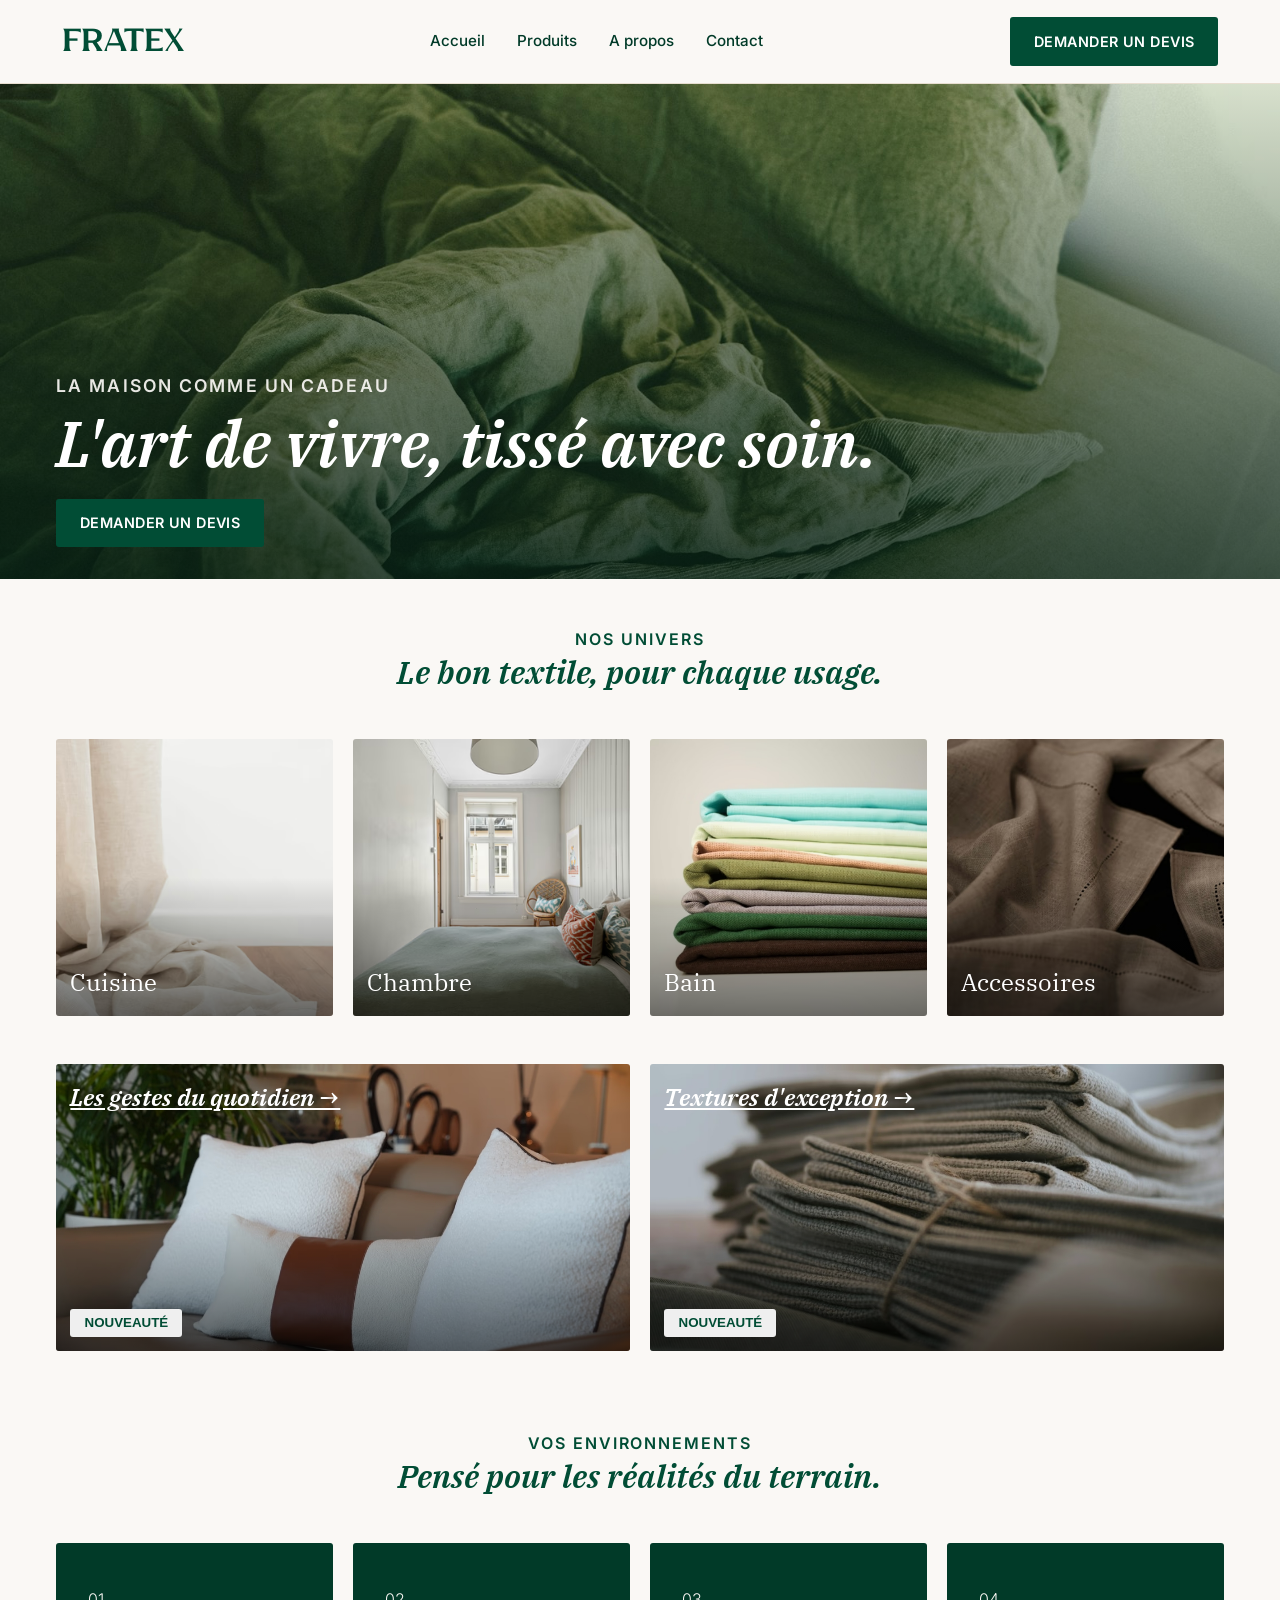
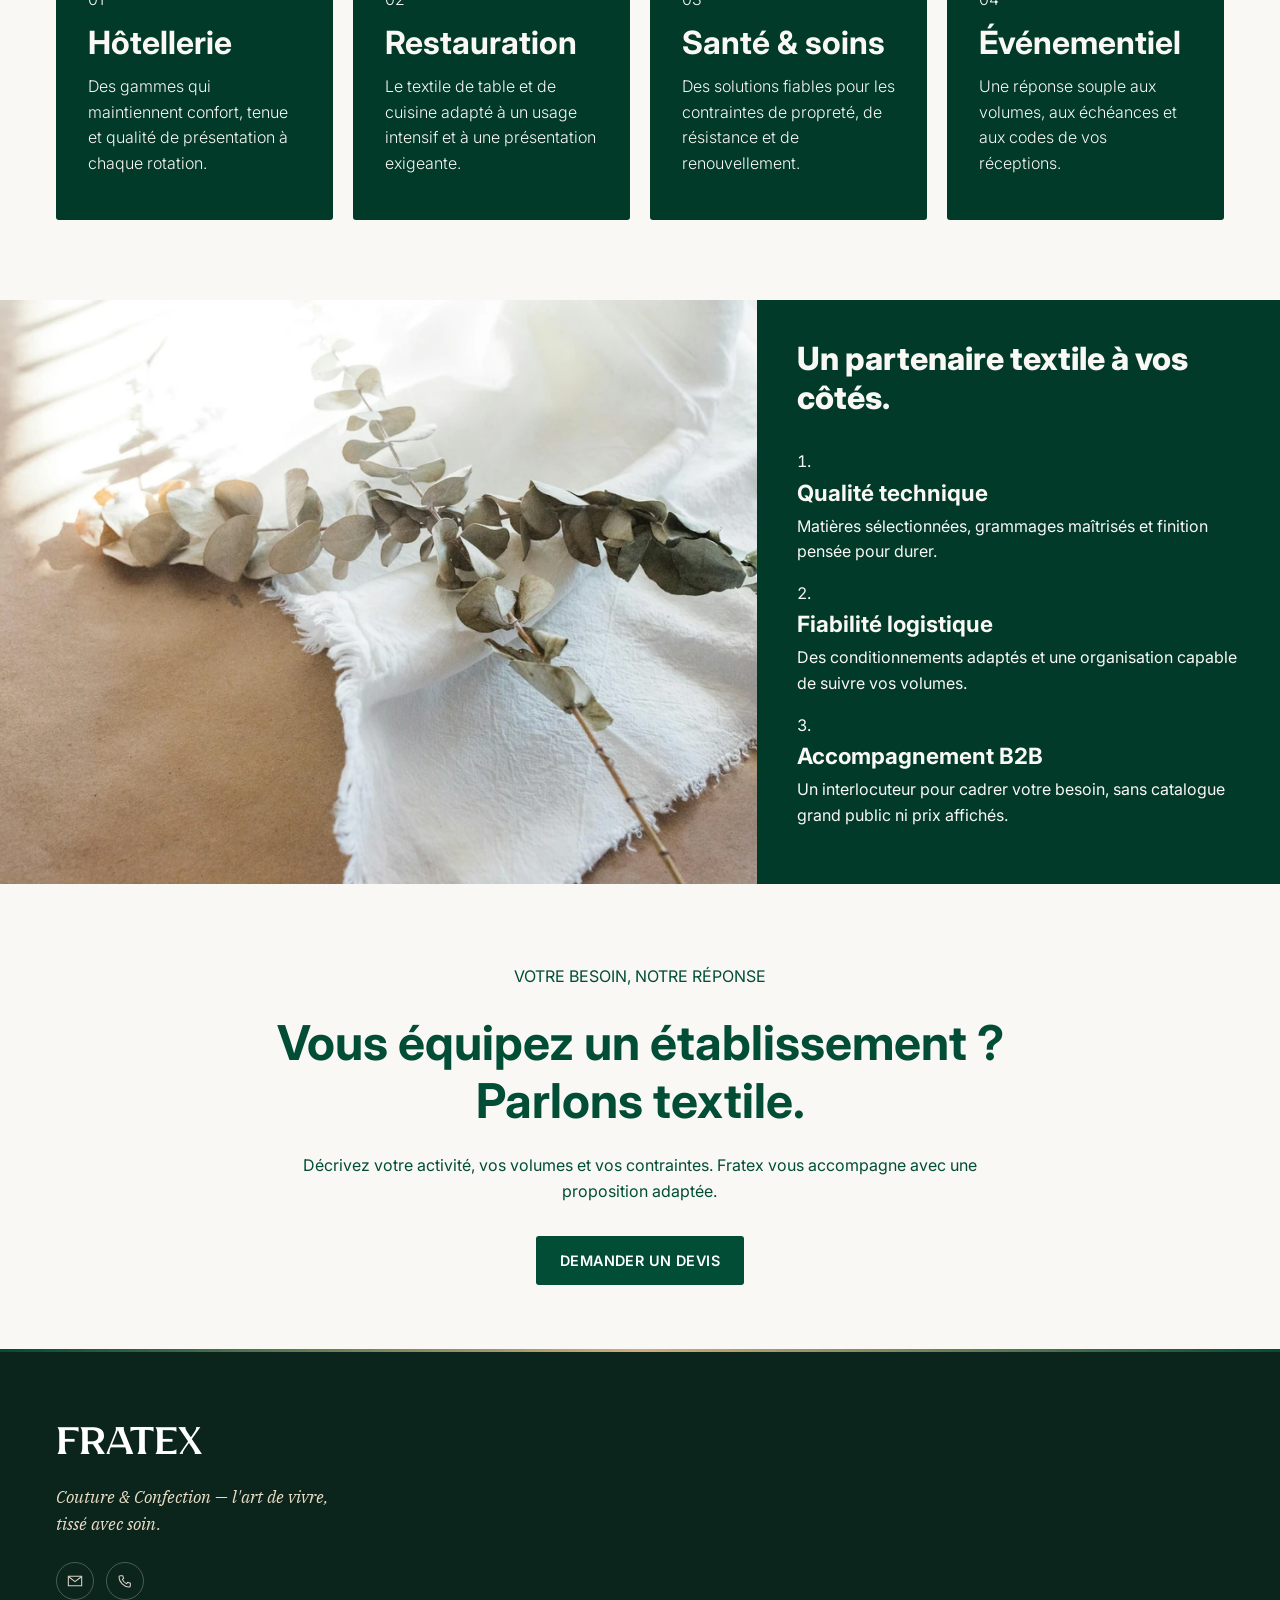
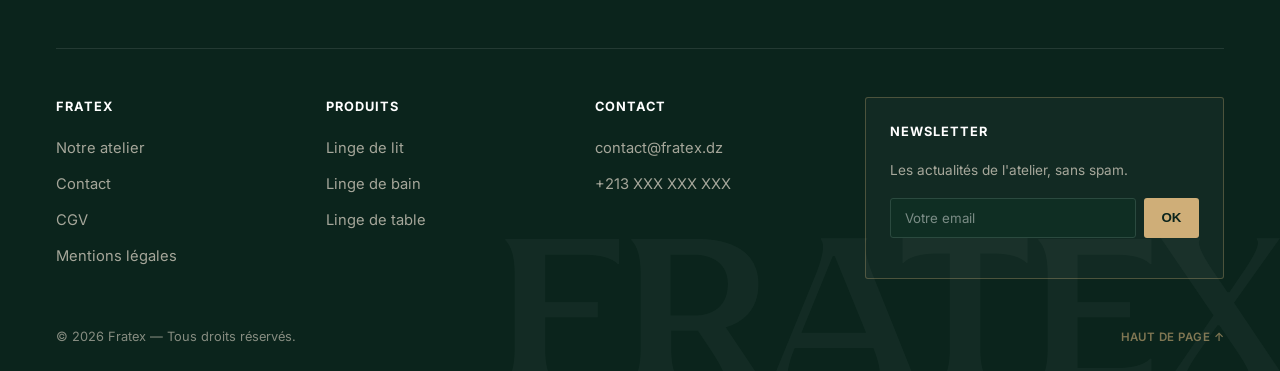
<file: index.html>
<!doctype html>
<html lang="fr">
  <head>
    <meta charset="UTF-8" />
    <meta name="viewport" content="width=device-width, initial-scale=1.0" />
    <title>
      Fratex – Linge de maison professionnel pour hôtellerie et restauration
    </title>
    <meta
      name="description"
      content="Fratex, atelier de couture spécialisé dans le linge de maison professionnel : linge de lit, de bain, de table et accessoires pour hôtels, restaurants et établissements de santé."
    />
    <meta name="robots" content="index, follow" />
    <link rel="canonical" href="https://www.fratex.dz/" />
    <meta name="theme-color" content="#014D35" />

    <!-- Open Graph / réseaux sociaux -->
    <meta property="og:type" content="website" />
    <meta property="og:locale" content="fr_FR" />
    <meta property="og:site_name" content="Fratex" />
    <meta
      property="og:title"
      content="Fratex – Linge de maison professionnel"
    />
    <meta
      property="og:description"
      content="Un partenaire textile pour l'hôtellerie, la restauration, la santé et l'événementiel."
    />
    <meta property="og:url" content="https://www.fratex.dz/" />
    <meta
      property="og:image"
      content="https://www.fratex.dz/assets/picture/hero.avif"
    />
    <meta name="twitter:card" content="summary_large_image" />
    <meta
      name="twitter:title"
      content="Fratex – Linge de maison professionnel"
    />
    <meta
      name="twitter:description"
      content="Un partenaire textile pour l'hôtellerie, la restauration, la santé et l'événementiel."
    />
    <meta
      name="twitter:image"
      content="https://www.fratex.dz/assets/picture/hero.avif"
    />

    <!-- TODO : ajouter un fichier favicon puis décommenter -->
    <link rel="icon" href="/assets/picture/Logo Simple.png" type="image/png" />

    <link rel="preconnect" href="https://fonts.googleapis.com" />
    <link rel="preconnect" href="https://fonts.gstatic.com" crossorigin />
    <link
      href="https://fonts.googleapis.com/css2?family=IBM+Plex+Serif:ital,wght@0,100..700;1,100..700&family=Inter:ital,opsz,wght@0,14..32,100..900;1,14..32,100..900&display=swap"
      rel="stylesheet"
    />
    <link
      rel="preload"
      as="image"
      href="./assets/picture/hero.jpg"
      fetchpriority="high"
    />
    <link rel="stylesheet" href="./assets/css/base.css" />
    <link rel="stylesheet" href="./assets/css/index.css" />

    <script type="application/ld+json">
      {
        "@context": "https://schema.org",
        "@type": "Organization",
        "name": "Fratex",
        "url": "https://www.fratex.dz/",
        "description": "Atelier de couture spécialisé dans le linge de maison professionnel pour l'hôtellerie, la restauration et la santé.",
        "email": "contact@fratex.dz"
      }
    </script>
  </head>

  <body>
    <a class="skip-link" href="#main">Aller au contenu principal</a>

    <header class="site-header">
      <div class="container header-inner">
        <a class="logo" href="index.html">FRATEX</a>
        <button
          class="nav-toggle"
          aria-label="Ouvrir le menu"
          aria-expanded="false"
          aria-controls="main-nav"
        >
          &#9776;
        </button>
        <nav id="main-nav" class="main-nav" aria-label="Navigation principale">
          <button class="nav-close" aria-label="Fermer le menu">&times;</button>
          <ul>
            <li><a href="index.html">Accueil</a></li>
            <li><a href="produits.html">Produits</a></li>
            <li><a href="a-propos.html">A propos</a></li>
            <li><a href="contact.html">Contact</a></li>
          </ul>
        </nav>

        <a class="btn-head" href="contact.html">Demander un devis</a>
      </div>
    </header>
    <div class="nav-overlay"></div>

    <main id="main">
      <!-- Hero -->
      <section class="hero">
        <div class="container hero-content">
          <p class="section-label">La maison comme un cadeau</p>
          <h1>L'art de vivre, tissé avec soin.</h1>
          <a href="produits.html" class="btn">Demander un devis</a>
        </div>
      </section>

      <!-- CATEGORIES -->
      <section class="categories">
        <div class="container">
          <div class="section-title">
            <p class="section-label">NOS UNIVERS</p>
            <h2>Le bon textile, pour chaque usage.</h2>
          </div>

          <div class="category-grid">
            <a
              href="produits-section.html?section=restauration&amp;categorie=linge-de-cuisine"
              class="category-card"
            >
              <img
                src="assets/picture/cuisine.jpg"
                alt="Linge de cuisine et arts de la table"
                loading="lazy"
                width="512"
                height="341"
              />
              <span>Cuisine</span>
            </a>
            <a
              href="produits-section.html?section=hotellerie&amp;categorie=linge-de-lit"
              class="category-card"
            >
              <img
                src="assets/picture/Chambre.webp"
                alt="Linge de lit dans une chambre"
                loading="lazy"
                width="512"
                height="341"
              />
              <span>Chambre</span>
            </a>
            <a
              href="produits-section.html?section=hotellerie&amp;categorie=linge-de-bain"
              class="category-card"
            >
              <img
                src="assets/picture/Bain.jpg"
                alt="Linge de bain, serviettes et peignoirs"
                loading="lazy"
                width="512"
                height="410"
              />
              <span>Bain</span>
            </a>
            <a
              href="produits-section.html?section=hotellerie&amp;categorie=protection-literie"
              class="category-card"
            >
              <img
                src="assets/picture/Accessoires.jpg"
                alt="Accessoires textiles Fratex"
                loading="lazy"
                width="512"
                height="384"
              />
              <span>Accessoires</span>
            </a>
          </div>

          <div class="category-grid2">
            <a
              href="produits-section.html?section=maison&amp;categorie=linge-de-lit-maison"
              class="category-card"
            >
              <img
                src="assets/picture/geste.jpg"
                alt="Détail d'un geste artisanal sur du textile"
                loading="lazy"
                width="1024"
                height="684"
              />
              <span class="span-blog">
                <div>Les gestes du quotidien →</div>
                <button>NOUVEAUTÉ</button>
              </span>
            </a>
            <a
              href="produits-section.html?section=sante-soin&amp;categorie=literie-medicalisee"
              class="category-card"
            >
              <img
                src="assets/picture/texture.jpg"
                alt="Gros plan sur une texture de tissu"
                loading="lazy"
                width="1024"
                height="683"
              />
              <span class="span-blog">
                <div>Textures d'exception →</div>
                <button>NOUVEAUTÉ</button>
              </span>
            </a>
          </div>
        </div>
      </section>

      <!-- ENVIRONNEMENTS -->
      <section class="environements">
        <div class="container">
          <div class="section-title">
            <p class="section-label">VOS ENVIRONNEMENTS</p>
            <h2>Pensé pour les réalités du terrain.</h2>
          </div>

          <div class="environements-grid">
            <div class="environements-card">
              <p>01</p>
              <h3>Hôtellerie</h3>
              <p>
                Des gammes qui maintiennent confort, tenue et qualité de
                présentation à chaque rotation.
              </p>
            </div>

            <div class="environements-card">
              <p>02</p>
              <h3>Restauration</h3>
              <p>
                Le textile de table et de cuisine adapté à un usage intensif et
                à une présentation exigeante.
              </p>
            </div>

            <div class="environements-card">
              <p>03</p>
              <h3>Santé & soins</h3>
              <p>
                Des solutions fiables pour les contraintes de propreté, de
                résistance et de renouvellement.
              </p>
            </div>

            <div class="environements-card">
              <p>04</p>
              <h3>Événementiel</h3>
              <p>
                Une réponse souple aux volumes, aux échéances et aux codes de
                vos réceptions.
              </p>
            </div>
          </div>
        </div>
      </section>

      <!-- Partenaire-->
      <section aria-labelledby="partenaire-title">
        <div class="Partenaire-container">
          <div class="img-Partenaire">
            <img
              src="./assets/picture/conton.webp"
              alt="Fil de coton, matière première textile"
              loading="lazy"
              width="1024"
              height="683"
            />
          </div>
          <div class="text-partenaire">
            <h3 id="partenaire-title">Un partenaire textile à vos côtés.</h3>
            <ol>
              <li>
                <strong>Qualité technique</strong>
                <p>
                  Matières sélectionnées, grammages maîtrisés et finition pensée
                  pour durer.
                </p>
              </li>
              <li>
                <strong>Fiabilité logistique</strong>
                <p>
                  Des conditionnements adaptés et une organisation capable de
                  suivre vos volumes.
                </p>
              </li>
              <li>
                <strong>Accompagnement B2B</strong>
                <p>
                  Un interlocuteur pour cadrer votre besoin, sans catalogue
                  grand public ni prix affichés.
                </p>
              </li>
            </ol>
          </div>
        </div>
      </section>

      <section class="devis">
        <div class="container">
          <div class="devis-container">
            <p>VOTRE BESOIN, NOTRE RÉPONSE</p>
            <h2>Vous équipez un établissement ? Parlons textile.</h2>
            <p>
              Décrivez votre activité, vos volumes et vos contraintes. Fratex
              vous accompagne avec une proposition adaptée.
            </p>
            <a class="btn-head" href="contact.html">Demander un devis</a>
          </div>
        </div>
      </section>
    </main>

    <footer class="site-footer">
      <span class="footer-watermark" aria-hidden="true">FRATEX</span>
      <div class="container">
        <div class="footer-top">
          <div class="footer-brand">
            <a href="index.html" class="logo-footer">FRATEX</a>
            <p class="footer-tagline">
              Couture &amp; Confection — l'art de vivre, tissé avec soin.
            </p>
            <!-- TODO : remplacer par les vrais liens de contact rapide si besoin -->
            <div class="footer-social">
              <a
                href="mailto:contact@fratex.dz"
                aria-label="Écrire à Fratex par email"
              >
                <svg
                  viewBox="0 0 24 24"
                  xmlns="http://www.w3.org/2000/svg"
                  aria-hidden="true"
                >
                  <path
                    d="M2 5h20v14H2z"
                    fill="none"
                    stroke="currentColor"
                    stroke-width="1.6"
                  />
                  <path
                    d="M3 6l9 7 9-7"
                    fill="none"
                    stroke="currentColor"
                    stroke-width="1.6"
                    stroke-linecap="round"
                    stroke-linejoin="round"
                  />
                </svg>
              </a>
              <a href="tel:+213XXXXXXXXX" aria-label="Appeler Fratex">
                <svg
                  viewBox="0 0 24 24"
                  xmlns="http://www.w3.org/2000/svg"
                  aria-hidden="true"
                >
                  <path
                    d="M5 4h3.5l1.5 4-2 1.5a12 12 0 0 0 6.5 6.5l1.5-2 4 1.5V19a2 2 0 0 1-2 2C10.5 21 3 13.5 3 6a2 2 0 0 1 2-2z"
                    fill="none"
                    stroke="currentColor"
                    stroke-width="1.6"
                    stroke-linejoin="round"
                  />
                </svg>
              </a>
            </div>
          </div>
        </div>

        <div class="footer-grid">
          <div>
            <h4>Fratex</h4>
            <ul>
              <li><a href="a-propos.html">Notre atelier</a></li>
              <li><a href="contact.html">Contact</a></li>
              <li><a href="cgv.html">CGV</a></li>
              <li><a href="mentions-legales.html">Mentions légales</a></li>
            </ul>
          </div>
          <div>
            <h4>Produits</h4>
            <ul>
              <li>
                <a
                  href="produits-section.html?section=hotellerie&amp;categorie=linge-de-lit"
                  >Linge de lit</a
                >
              </li>
              <li>
                <a
                  href="produits-section.html?section=hotellerie&amp;categorie=linge-de-bain"
                  >Linge de bain</a
                >
              </li>
              <li>
                <a
                  href="produits-section.html?section=restauration&amp;categorie=linge-de-table"
                  >Linge de table</a
                >
              </li>
            </ul>
          </div>
          <div>
            <h4>Contact</h4>
            <ul>
              <li><a href="mailto:contact@fratex.dz">contact@fratex.dz</a></li>
              <li><a href="tel:+213XXXXXXXXX">+213 XXX XXX XXX</a></li>
            </ul>
          </div>
          <div class="footer-newsletter">
            <h4>Newsletter</h4>
            <p>Les actualités de l'atelier, sans spam.</p>
            <form class="newsletter-form" action="#" method="post">
              <label class="visually-hidden" for="newsletter-email"
                >Adresse email</label
              >
              <input
                id="newsletter-email"
                type="email"
                name="email"
                placeholder="Votre email"
                autocomplete="email"
                required
              />
              <button type="submit">OK</button>
            </form>
          </div>
        </div>

        <div class="footer-bottom">
          <p>&copy; <span data-year></span> Fratex — Tous droits réservés.</p>
          <a class="back-to-top" href="#main">Haut de page ↑</a>
        </div>
      </div>
    </footer>

    <script src="./assets/js/main.js" defer></script>
  </body>
</html>
</file>
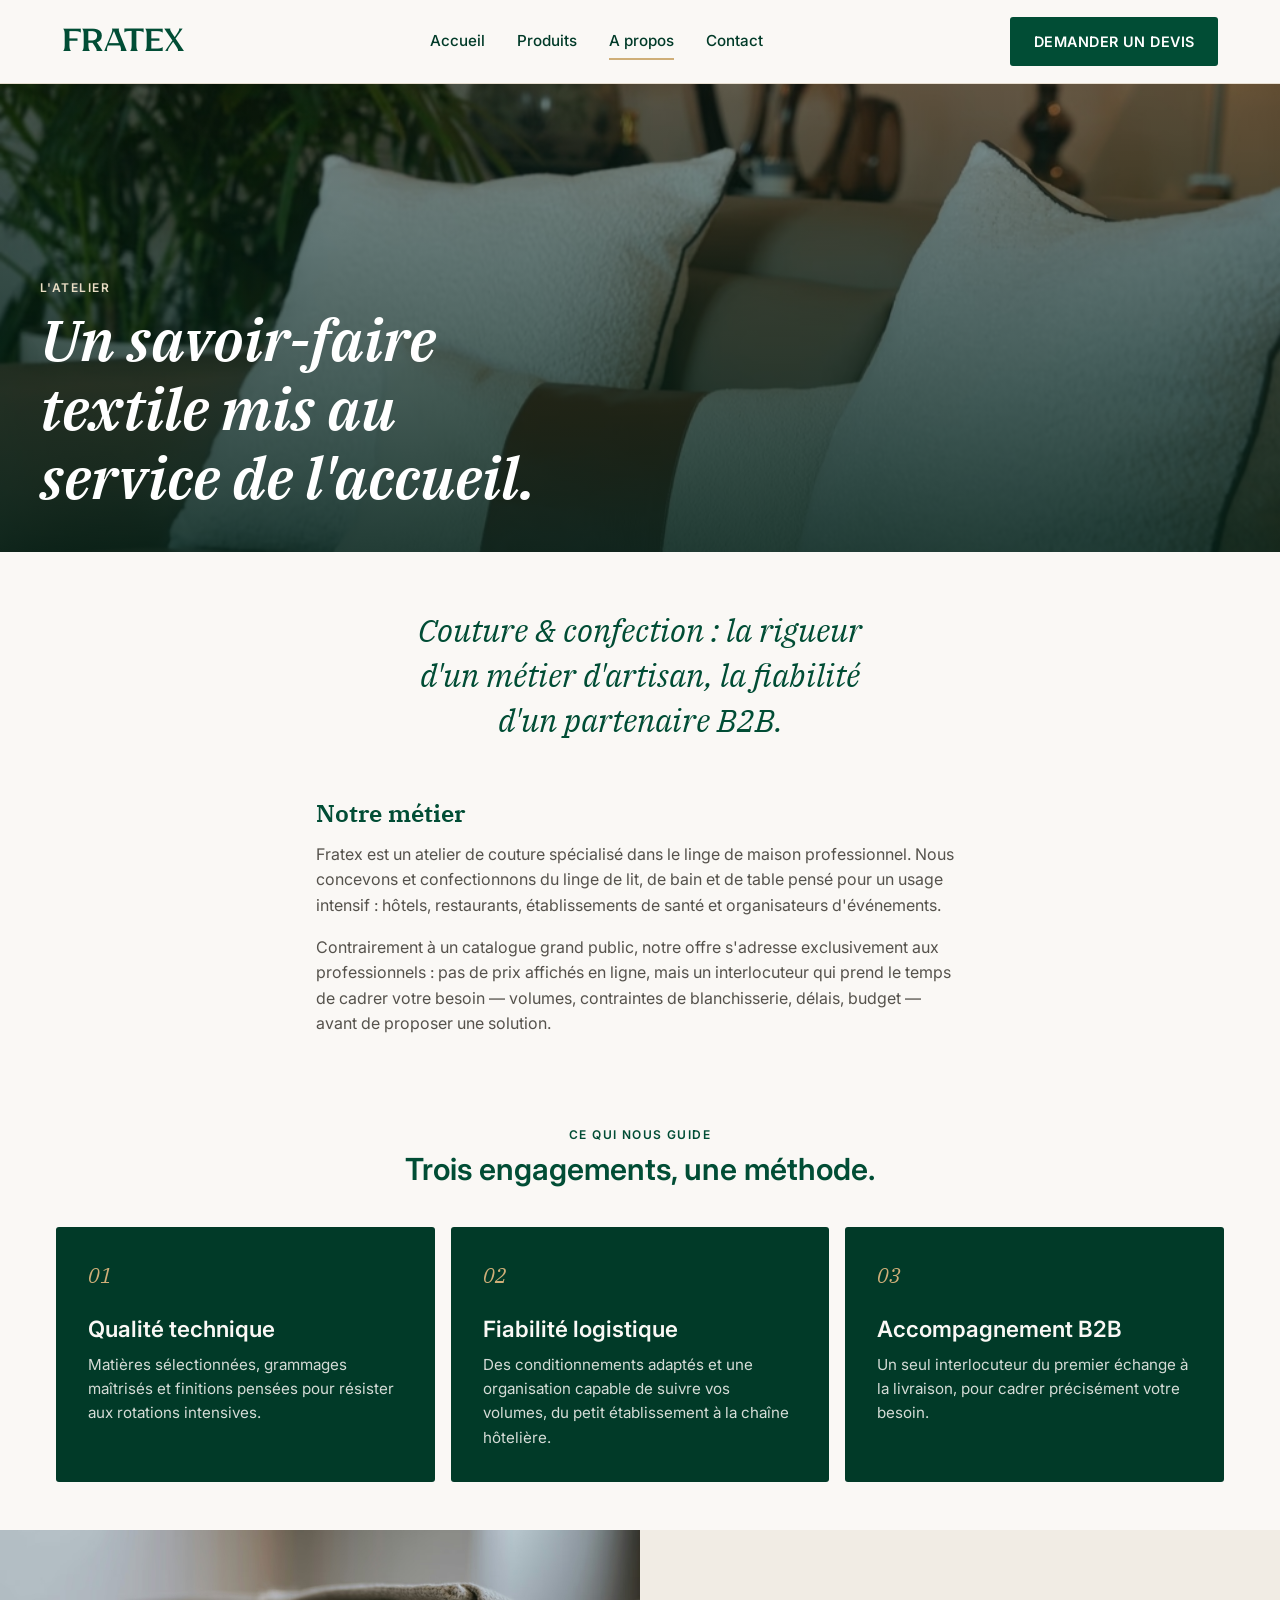
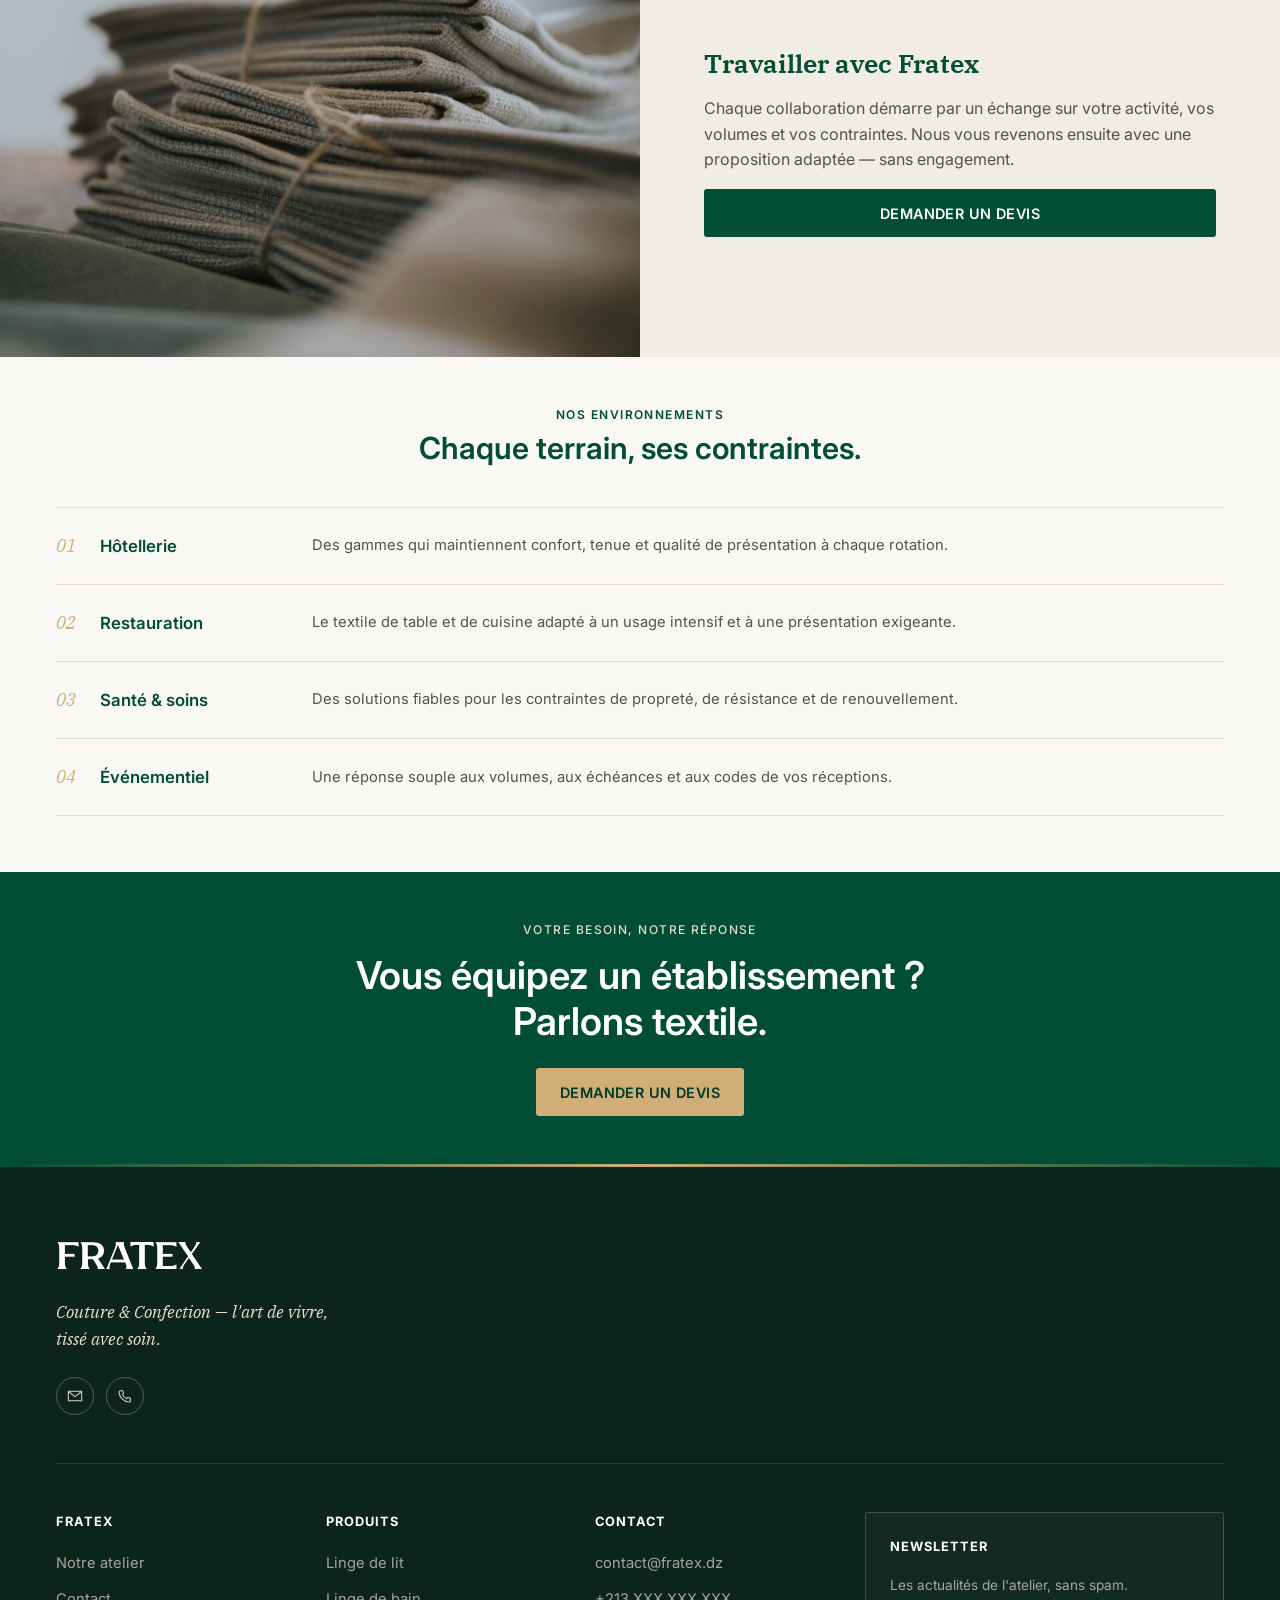
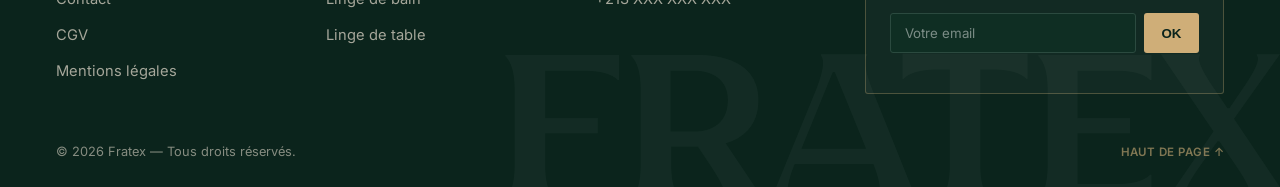
<file: a-propos.html>
<!doctype html>
<html lang="fr">
  <head>
    <meta charset="UTF-8" />
    <meta name="viewport" content="width=device-width, initial-scale=1.0" />
    <title>À propos – Fratex, atelier de couture</title>
    <meta
      name="description"
      content="Fratex est un atelier de couture spécialisé dans le linge de maison professionnel : qualité technique, fiabilité logistique et accompagnement B2B pour l'hôtellerie et la restauration."
    />
    <meta name="robots" content="index, follow" />
    <link rel="canonical" href="https://www.fratex.dz/a-propos.html" />
    <meta name="theme-color" content="#014D35" />

    <meta property="og:type" content="website" />
    <meta property="og:locale" content="fr_FR" />
    <meta property="og:site_name" content="Fratex" />
    <meta property="og:title" content="À propos – Fratex" />
    <meta
      property="og:description"
      content="Un atelier de couture au service des professionnels de l'hôtellerie et de la restauration."
    />
    <meta property="og:url" content="https://www.fratex.dz/a-propos.html" />

    <!-- TODO : ajouter un fichier favicon puis décommenter -->
    <!-- <link rel="icon" href="/assets/picture/favicon.png" type="image/png" /> -->

    <link rel="preconnect" href="https://fonts.googleapis.com" />
    <link rel="preconnect" href="https://fonts.gstatic.com" crossorigin />
    <link
      href="https://fonts.googleapis.com/css2?family=IBM+Plex+Serif:ital,wght@0,100..700;1,100..700&family=Inter:ital,opsz,wght@0,14..32,100..900;1,14..32,100..900&display=swap"
      rel="stylesheet"
    />
    <link rel="stylesheet" href="./assets/css/base.css" />
    <link rel="stylesheet" href="./assets/css/a-propos.css" />
  </head>

  <body>
    <a class="skip-link" href="#main">Aller au contenu principal</a>

    <header class="site-header">
      <div class="container header-inner">
        <a class="logo" href="index.html">FRATEX</a>
        <button
          class="nav-toggle"
          aria-label="Ouvrir le menu"
          aria-expanded="false"
          aria-controls="main-nav"
        >
          &#9776;
        </button>
        <nav id="main-nav" class="main-nav" aria-label="Navigation principale">
          <button class="nav-close" aria-label="Fermer le menu">&times;</button>
          <ul>
            <li><a href="index.html">Accueil</a></li>
            <li><a href="produits.html">Produits</a></li>
            <li><a href="a-propos.html" aria-current="page">A propos</a></li>
            <li><a href="contact.html">Contact</a></li>
          </ul>
        </nav>

        <a class="btn-head" href="contact.html">Demander un devis</a>
      </div>
    </header>
    <div class="nav-overlay"></div>

    <main id="main">
      <!-- HERO -->
      <section class="about-hero">
        <div class="container about-hero-content">
          <p class="section-label">L'atelier</p>
          <h1>Un savoir-faire textile mis au service de l'accueil.</h1>
        </div>
      </section>

      <!-- LEAD -->
      <section class="about-lead-section">
        <div class="container">
          <p class="about-lead">
            Couture &amp; confection : la rigueur d'un métier d'artisan, la
            fiabilité d'un partenaire B2B.
          </p>
        </div>
      </section>

      <!-- MÉTIER -->
      <section class="about-prose-section">
        <div class="container about-prose">
          <h2>Notre métier</h2>
          <p>
            Fratex est un atelier de couture spécialisé dans le linge de maison
            professionnel. Nous concevons et confectionnons du linge de lit, de
            bain et de table pensé pour un usage intensif : hôtels, restaurants,
            établissements de santé et organisateurs d'événements.
          </p>
          <p>
            Contrairement à un catalogue grand public, notre offre s'adresse
            exclusivement aux professionnels : pas de prix affichés en ligne,
            mais un interlocuteur qui prend le temps de cadrer votre besoin —
            volumes, contraintes de blanchisserie, délais, budget — avant de
            proposer une solution.
          </p>
        </div>
      </section>

      <!-- VALEURS -->
      <section class="about-values-section">
        <div class="container">
          <div class="section-title">
            <p class="section-label">CE QUI NOUS GUIDE</p>
            <h2>Trois engagements, une méthode.</h2>
          </div>

          <div class="about-values-grid">
            <div class="about-value-card">
              <span class="value-num">01</span>
              <h3>Qualité technique</h3>
              <p>
                Matières sélectionnées, grammages maîtrisés et finitions pensées
                pour résister aux rotations intensives.
              </p>
            </div>
            <div class="about-value-card">
              <span class="value-num">02</span>
              <h3>Fiabilité logistique</h3>
              <p>
                Des conditionnements adaptés et une organisation capable de
                suivre vos volumes, du petit établissement à la chaîne
                hôtelière.
              </p>
            </div>
            <div class="about-value-card">
              <span class="value-num">03</span>
              <h3>Accompagnement B2B</h3>
              <p>
                Un seul interlocuteur du premier échange à la livraison, pour
                cadrer précisément votre besoin.
              </p>
            </div>
          </div>
        </div>
      </section>

      <!-- SPLIT : travailler avec Fratex -->
      <section class="about-split" aria-labelledby="collab-title">
        <div class="about-split-img">
          <img
            src="./assets/picture/texture.jpg"
            alt="Gros plan sur une texture de tissu Fratex"
            loading="lazy"
            width="1024"
            height="683"
          />
        </div>
        <div class="about-split-text">
          <h2 id="collab-title">Travailler avec Fratex</h2>
          <p>
            Chaque collaboration démarre par un échange sur votre activité, vos
            volumes et vos contraintes. Nous vous revenons ensuite avec une
            proposition adaptée — sans engagement.
          </p>
          <a class="btn" href="contact.html">Demander un devis</a>
        </div>
      </section>

      <!-- ENVIRONNEMENTS -->
      <section class="about-environments-section">
        <div class="container">
          <div class="section-title">
            <p class="section-label">NOS ENVIRONNEMENTS</p>
            <h2>Chaque terrain, ses contraintes.</h2>
          </div>

          <ul class="about-environments-list">
            <li>
              <div>
                <span class="env-num">01</span>
                <h3>Hôtellerie</h3>
              </div>
              <p>
                Des gammes qui maintiennent confort, tenue et qualité de
                présentation à chaque rotation.
              </p>
            </li>
            <li>
              <div>
                <span class="env-num">02</span>
                <h3>Restauration</h3>
              </div>
              <p>
                Le textile de table et de cuisine adapté à un usage intensif et
                à une présentation exigeante.
              </p>
            </li>
            <li>
              <div>
                <span class="env-num">03</span>
                <h3>Santé &amp; soins</h3>
              </div>
              <p>
                Des solutions fiables pour les contraintes de propreté, de
                résistance et de renouvellement.
              </p>
            </li>
            <li>
              <div>
                <span class="env-num">04</span>
                <h3>Événementiel</h3>
              </div>
              <p>
                Une réponse souple aux volumes, aux échéances et aux codes de
                vos réceptions.
              </p>
            </li>
          </ul>
        </div>
      </section>

      <!-- CTA -->
      <section class="about-cta">
        <div class="container">
          <p class="section-label">VOTRE BESOIN, NOTRE RÉPONSE</p>
          <h2>Vous équipez un établissement ? Parlons textile.</h2>
          <a class="btn btn-gold" href="contact.html">Demander un devis</a>
        </div>
      </section>
    </main>

    <footer class="site-footer">
      <span class="footer-watermark" aria-hidden="true">FRATEX</span>
      <div class="container">
        <div class="footer-top">
          <div class="footer-brand">
            <a href="index.html" class="logo-footer">FRATEX</a>
            <p class="footer-tagline">
              Couture &amp; Confection — l'art de vivre, tissé avec soin.
            </p>
            <!-- TODO : remplacer par les vrais liens de contact rapide si besoin -->
            <div class="footer-social">
              <a
                href="mailto:contact@fratex.dz"
                aria-label="Écrire à Fratex par email"
              >
                <svg
                  viewBox="0 0 24 24"
                  xmlns="http://www.w3.org/2000/svg"
                  aria-hidden="true"
                >
                  <path
                    d="M2 5h20v14H2z"
                    fill="none"
                    stroke="currentColor"
                    stroke-width="1.6"
                  />
                  <path
                    d="M3 6l9 7 9-7"
                    fill="none"
                    stroke="currentColor"
                    stroke-width="1.6"
                    stroke-linecap="round"
                    stroke-linejoin="round"
                  />
                </svg>
              </a>
              <a href="tel:+213XXXXXXXXX" aria-label="Appeler Fratex">
                <svg
                  viewBox="0 0 24 24"
                  xmlns="http://www.w3.org/2000/svg"
                  aria-hidden="true"
                >
                  <path
                    d="M5 4h3.5l1.5 4-2 1.5a12 12 0 0 0 6.5 6.5l1.5-2 4 1.5V19a2 2 0 0 1-2 2C10.5 21 3 13.5 3 6a2 2 0 0 1 2-2z"
                    fill="none"
                    stroke="currentColor"
                    stroke-width="1.6"
                    stroke-linejoin="round"
                  />
                </svg>
              </a>
            </div>
          </div>
        </div>

        <div class="footer-grid">
          <div>
            <h4>Fratex</h4>
            <ul>
              <li>
                <a href="a-propos.html" aria-current="page">Notre atelier</a>
              </li>
              <li><a href="contact.html">Contact</a></li>
              <li><a href="cgv.html">CGV</a></li>
              <li><a href="mentions-legales.html">Mentions légales</a></li>
            </ul>
          </div>
          <div>
            <h4>Produits</h4>
            <ul>
              <li><a href="produits.html#linge-de-lit">Linge de lit</a></li>
              <li><a href="produits.html#linge-de-bain">Linge de bain</a></li>
              <li><a href="produits.html#art-de-table">Linge de table</a></li>
            </ul>
          </div>
          <div>
            <h4>Contact</h4>
            <ul>
              <li><a href="mailto:contact@fratex.dz">contact@fratex.dz</a></li>
              <li><a href="tel:+213XXXXXXXXX">+213 XXX XXX XXX</a></li>
            </ul>
          </div>
          <div class="footer-newsletter">
            <h4>Newsletter</h4>
            <p>Les actualités de l'atelier, sans spam.</p>
            <form class="newsletter-form" action="#" method="post">
              <label class="visually-hidden" for="newsletter-email"
                >Adresse email</label
              >
              <input
                id="newsletter-email"
                type="email"
                name="email"
                placeholder="Votre email"
                autocomplete="email"
                required
              />
              <button type="submit">OK</button>
            </form>
          </div>
        </div>

        <div class="footer-bottom">
          <p>&copy; <span data-year></span> Fratex — Tous droits réservés.</p>
          <a class="back-to-top" href="#main">Haut de page ↑</a>
        </div>
      </div>
    </footer>

    <script src="./assets/js/main.js" defer></script>
  </body>
</html>
</file>
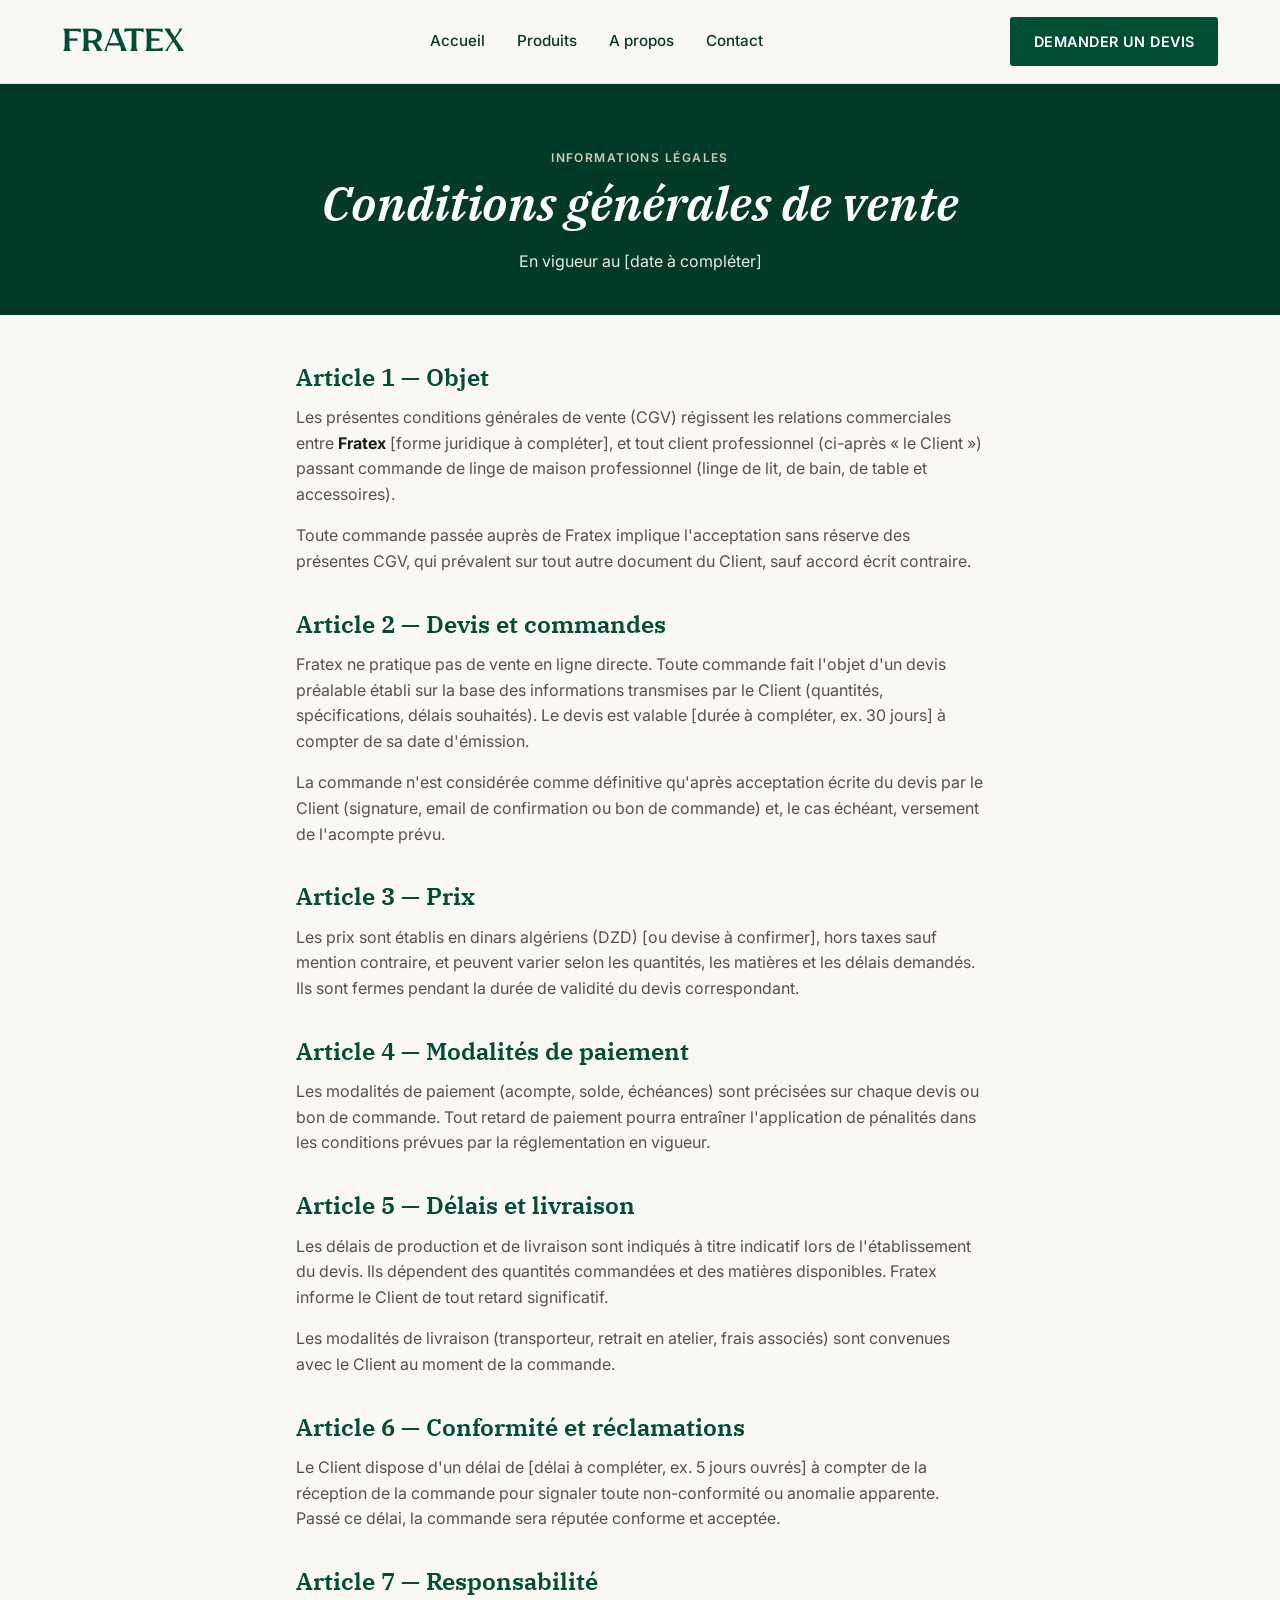
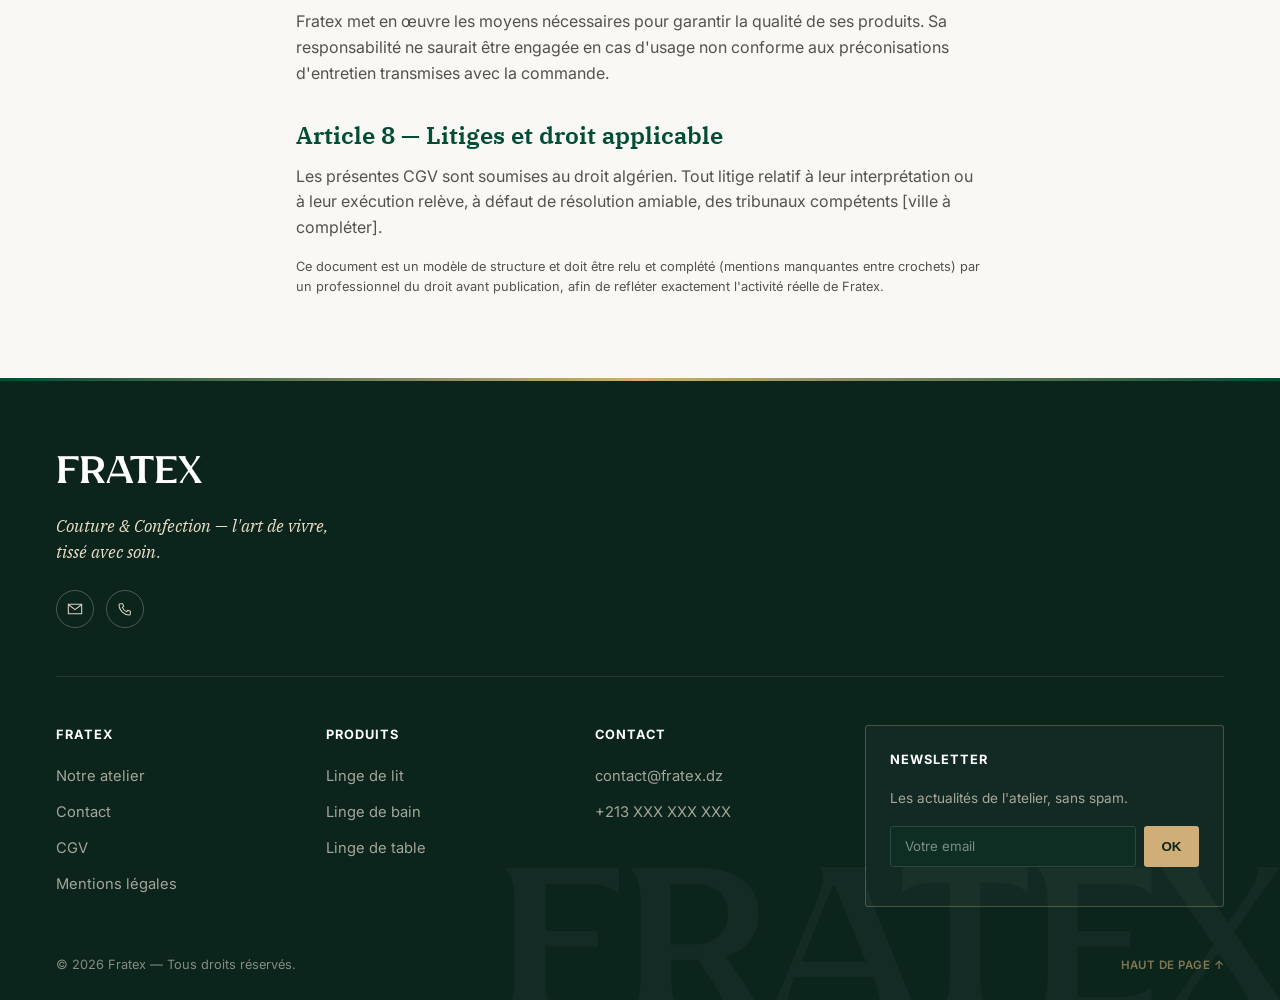
<file: cgv.html>
<!doctype html>
<html lang="fr">
  <head>
    <meta charset="UTF-8" />
    <meta name="viewport" content="width=device-width, initial-scale=1.0" />
    <title>Conditions générales de vente – Fratex</title>
    <meta
      name="description"
      content="Conditions générales de vente de Fratex : commandes, devis, prix, délais, livraison, paiement et garanties applicables aux clients professionnels."
    />
    <meta name="robots" content="index, follow" />
    <link rel="canonical" href="https://www.fratex.dz/cgv.html" />
    <meta name="theme-color" content="#014D35" />

    <link rel="preconnect" href="https://fonts.googleapis.com" />
    <link rel="preconnect" href="https://fonts.gstatic.com" crossorigin />
    <link
      href="https://fonts.googleapis.com/css2?family=IBM+Plex+Serif:ital,wght@0,100..700;1,100..700&family=Inter:ital,opsz,wght@0,14..32,100..900;1,14..32,100..900&display=swap"
      rel="stylesheet"
    />
    <link rel="stylesheet" href="./assets/css/base.css" />
    <link rel="stylesheet" href="./assets/css/cgv.css" />
  </head>

  <body>
    <a class="skip-link" href="#main">Aller au contenu principal</a>

    <header class="site-header">
      <div class="container header-inner">
        <a class="logo" href="index.html">FRATEX</a>
        <button
          class="nav-toggle"
          aria-label="Ouvrir le menu"
          aria-expanded="false"
          aria-controls="main-nav"
        >
          &#9776;
        </button>
        <nav id="main-nav" class="main-nav" aria-label="Navigation principale">
          <button class="nav-close" aria-label="Fermer le menu">&times;</button>
          <ul>
            <li><a href="index.html">Accueil</a></li>
            <li><a href="produits.html">Produits</a></li>
            <li><a href="a-propos.html">A propos</a></li>
            <li><a href="contact.html">Contact</a></li>
          </ul>
        </nav>

        <a class="btn-head" href="contact.html">Demander un devis</a>
      </div>
    </header>
    <div class="nav-overlay"></div>

    <main id="main">
      <div class="page-header">
        <div class="container">
          <p class="section-label">Informations légales</p>
          <h1>Conditions générales de vente</h1>
          <p>En vigueur au [date à compléter]</p>
        </div>
      </div>

      <section class="prose-section">
        <div class="container prose">
          <h2>Article 1 — Objet</h2>
          <p>
            Les présentes conditions générales de vente (CGV) régissent les
            relations commerciales entre <strong>Fratex</strong> [forme
            juridique à compléter], et tout client professionnel (ci-après « le
            Client ») passant commande de linge de maison professionnel (linge
            de lit, de bain, de table et accessoires).
          </p>
          <p>
            Toute commande passée auprès de Fratex implique l'acceptation sans
            réserve des présentes CGV, qui prévalent sur tout autre document du
            Client, sauf accord écrit contraire.
          </p>

          <h2>Article 2 — Devis et commandes</h2>
          <p>
            Fratex ne pratique pas de vente en ligne directe. Toute commande
            fait l'objet d'un devis préalable établi sur la base des
            informations transmises par le Client (quantités, spécifications,
            délais souhaités). Le devis est valable [durée à compléter, ex. 30
            jours] à compter de sa date d'émission.
          </p>
          <p>
            La commande n'est considérée comme définitive qu'après acceptation
            écrite du devis par le Client (signature, email de confirmation ou
            bon de commande) et, le cas échéant, versement de l'acompte prévu.
          </p>

          <h2>Article 3 — Prix</h2>
          <p>
            Les prix sont établis en dinars algériens (DZD) [ou devise à
            confirmer], hors taxes sauf mention contraire, et peuvent varier
            selon les quantités, les matières et les délais demandés. Ils sont
            fermes pendant la durée de validité du devis correspondant.
          </p>

          <h2>Article 4 — Modalités de paiement</h2>
          <p>
            Les modalités de paiement (acompte, solde, échéances) sont précisées
            sur chaque devis ou bon de commande. Tout retard de paiement pourra
            entraîner l'application de pénalités dans les conditions prévues par
            la réglementation en vigueur.
          </p>

          <h2>Article 5 — Délais et livraison</h2>
          <p>
            Les délais de production et de livraison sont indiqués à titre
            indicatif lors de l'établissement du devis. Ils dépendent des
            quantités commandées et des matières disponibles. Fratex informe le
            Client de tout retard significatif.
          </p>
          <p>
            Les modalités de livraison (transporteur, retrait en atelier, frais
            associés) sont convenues avec le Client au moment de la commande.
          </p>

          <h2>Article 6 — Conformité et réclamations</h2>
          <p>
            Le Client dispose d'un délai de [délai à compléter, ex. 5 jours
            ouvrés] à compter de la réception de la commande pour signaler toute
            non-conformité ou anomalie apparente. Passé ce délai, la commande
            sera réputée conforme et acceptée.
          </p>

          <h2>Article 7 — Responsabilité</h2>
          <p>
            Fratex met en œuvre les moyens nécessaires pour garantir la qualité
            de ses produits. Sa responsabilité ne saurait être engagée en cas
            d'usage non conforme aux préconisations d'entretien transmises avec
            la commande.
          </p>

          <h2>Article 8 — Litiges et droit applicable</h2>
          <p>
            Les présentes CGV sont soumises au droit algérien. Tout litige
            relatif à leur interprétation ou à leur exécution relève, à défaut
            de résolution amiable, des tribunaux compétents [ville à compléter].
          </p>

          <p class="form-note">
            Ce document est un modèle de structure et doit être relu et complété
            (mentions manquantes entre crochets) par un professionnel du droit
            avant publication, afin de refléter exactement l'activité réelle de
            Fratex.
          </p>
        </div>
      </section>
    </main>

    <footer class="site-footer">
      <span class="footer-watermark" aria-hidden="true">FRATEX</span>
      <div class="container">
        <div class="footer-top">
          <div class="footer-brand">
            <a href="index.html" class="logo-footer">FRATEX</a>
            <p class="footer-tagline">
              Couture &amp; Confection — l'art de vivre, tissé avec soin.
            </p>
            <!-- TODO : remplacer par les vrais liens de contact rapide si besoin -->
            <div class="footer-social">
              <a
                href="mailto:contact@fratex.dz"
                aria-label="Écrire à Fratex par email"
              >
                <svg
                  viewBox="0 0 24 24"
                  xmlns="http://www.w3.org/2000/svg"
                  aria-hidden="true"
                >
                  <path
                    d="M2 5h20v14H2z"
                    fill="none"
                    stroke="currentColor"
                    stroke-width="1.6"
                  />
                  <path
                    d="M3 6l9 7 9-7"
                    fill="none"
                    stroke="currentColor"
                    stroke-width="1.6"
                    stroke-linecap="round"
                    stroke-linejoin="round"
                  />
                </svg>
              </a>
              <a href="tel:+213XXXXXXXXX" aria-label="Appeler Fratex">
                <svg
                  viewBox="0 0 24 24"
                  xmlns="http://www.w3.org/2000/svg"
                  aria-hidden="true"
                >
                  <path
                    d="M5 4h3.5l1.5 4-2 1.5a12 12 0 0 0 6.5 6.5l1.5-2 4 1.5V19a2 2 0 0 1-2 2C10.5 21 3 13.5 3 6a2 2 0 0 1 2-2z"
                    fill="none"
                    stroke="currentColor"
                    stroke-width="1.6"
                    stroke-linejoin="round"
                  />
                </svg>
              </a>
            </div>
          </div>
        </div>

        <div class="footer-grid">
          <div>
            <h4>Fratex</h4>
            <ul>
              <li><a href="a-propos.html">Notre atelier</a></li>
              <li><a href="contact.html">Contact</a></li>
              <li><a href="cgv.html" aria-current="page">CGV</a></li>
              <li><a href="mentions-legales.html">Mentions légales</a></li>
            </ul>
          </div>
          <div>
            <h4>Produits</h4>
            <ul>
              <li><a href="produits.html#linge-de-lit">Linge de lit</a></li>
              <li><a href="produits.html#linge-de-bain">Linge de bain</a></li>
              <li><a href="produits.html#art-de-table">Linge de table</a></li>
            </ul>
          </div>
          <div>
            <h4>Contact</h4>
            <ul>
              <li><a href="mailto:contact@fratex.dz">contact@fratex.dz</a></li>
              <li><a href="tel:+213XXXXXXXXX">+213 XXX XXX XXX</a></li>
            </ul>
          </div>
          <div class="footer-newsletter">
            <h4>Newsletter</h4>
            <p>Les actualités de l'atelier, sans spam.</p>
            <form class="newsletter-form" action="#" method="post">
              <label class="visually-hidden" for="newsletter-email"
                >Adresse email</label
              >
              <input
                id="newsletter-email"
                type="email"
                name="email"
                placeholder="Votre email"
                autocomplete="email"
                required
              />
              <button type="submit">OK</button>
            </form>
          </div>
        </div>

        <div class="footer-bottom">
          <p>&copy; <span data-year></span> Fratex — Tous droits réservés.</p>
          <a class="back-to-top" href="#main">Haut de page ↑</a>
        </div>
      </div>
    </footer>

    <script src="./assets/js/main.js" defer></script>
  </body>
</html>
</file>
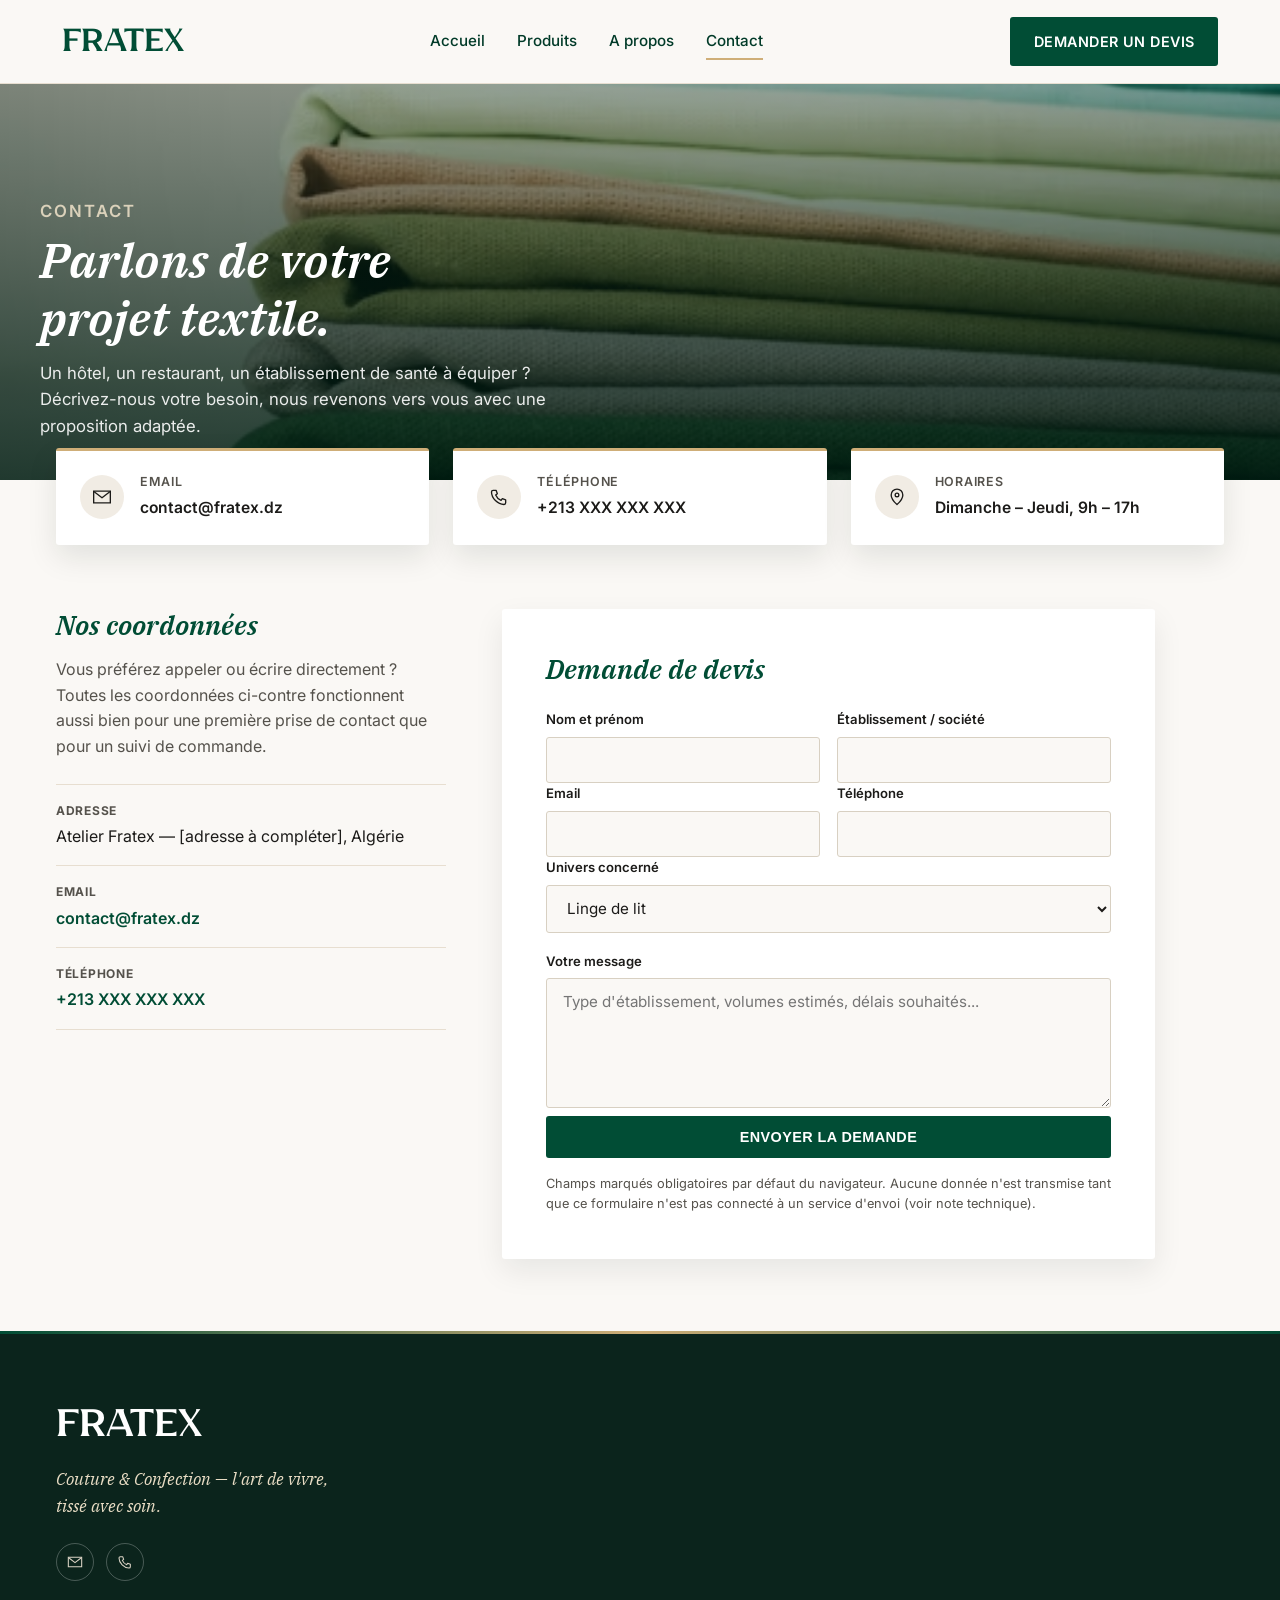
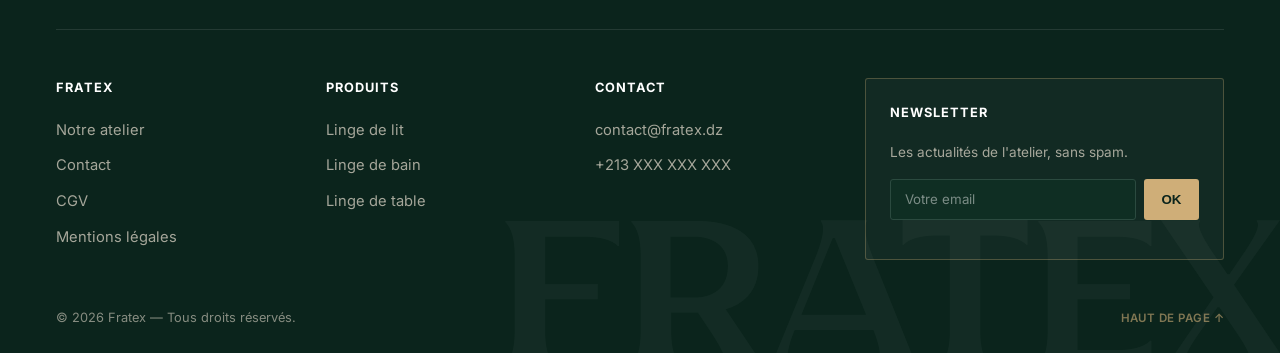
<file: contact.html>
<!doctype html>
<html lang="fr">
  <head>
    <meta charset="UTF-8" />
    <meta name="viewport" content="width=device-width, initial-scale=1.0" />
    <title>Contact – Fratex</title>
    <meta
      name="description"
      content="Contactez Fratex pour équiper votre hôtel, restaurant ou établissement de santé en linge de maison professionnel : devis, délais, échantillons."
    />
    <meta name="robots" content="index, follow" />
    <link rel="canonical" href="https://www.fratex.dz/contact.html" />
    <meta name="theme-color" content="#014D35" />

    <meta property="og:type" content="website" />
    <meta property="og:locale" content="fr_FR" />
    <meta property="og:site_name" content="Fratex" />
    <meta property="og:title" content="Contact – Fratex" />
    <meta
      property="og:description"
      content="Décrivez votre besoin, Fratex vous répond avec une proposition adaptée."
    />
    <meta property="og:url" content="https://www.fratex.dz/contact.html" />

    <!-- TODO : ajouter un fichier favicon puis décommenter -->
    <!-- <link rel="icon" href="/assets/picture/favicon.png" type="image/png" /> -->

    <link rel="preconnect" href="https://fonts.googleapis.com" />
    <link rel="preconnect" href="https://fonts.gstatic.com" crossorigin />
    <link
      href="https://fonts.googleapis.com/css2?family=IBM+Plex+Serif:ital,wght@0,100..700;1,100..700&family=Inter:ital,opsz,wght@0,14..32,100..900;1,14..32,100..900&display=swap"
      rel="stylesheet"
    />
    <link rel="stylesheet" href="./assets/css/base.css" />
    <link rel="stylesheet" href="./assets/css/contact.css" />
  </head>

  <body>
    <a class="skip-link" href="#main">Aller au contenu principal</a>

    <header class="site-header">
      <div class="container header-inner">
        <a class="logo" href="index.html">FRATEX</a>
        <button
          class="nav-toggle"
          aria-label="Ouvrir le menu"
          aria-expanded="false"
          aria-controls="main-nav"
        >
          &#9776;
        </button>
        <nav id="main-nav" class="main-nav" aria-label="Navigation principale">
          <button class="nav-close" aria-label="Fermer le menu">&times;</button>
          <ul>
            <li><a href="index.html">Accueil</a></li>
            <li><a href="produits.html">Produits</a></li>
            <li><a href="a-propos.html">A propos</a></li>
            <li><a href="contact.html" aria-current="page">Contact</a></li>
          </ul>
        </nav>

        <a class="btn-head" href="contact.html">Demander un devis</a>
      </div>
    </header>
    <div class="nav-overlay"></div>

    <main id="main">
      <!-- HERO -->
      <section class="contact-hero">
        <div class="container contact-hero-content">
          <p class="section-label">Contact</p>
          <h1>Parlons de votre projet textile.</h1>
          <p>
            Un hôtel, un restaurant, un établissement de santé à équiper ?
            Décrivez-nous votre besoin, nous revenons vers vous avec une
            proposition adaptée.
          </p>
        </div>
      </section>

      <!-- CARTES RAPIDES -->
      <section class="contact-quickcards">
        <div class="container quickcards-grid">
          <div class="quickcard">
            <span class="quickcard-icon">
              <svg
                viewBox="0 0 24 24"
                xmlns="http://www.w3.org/2000/svg"
                aria-hidden="true"
              >
                <path
                  d="M2 5h20v14H2z"
                  fill="none"
                  stroke="currentColor"
                  stroke-width="1.6"
                />
                <path
                  d="M3 6l9 7 9-7"
                  fill="none"
                  stroke="currentColor"
                  stroke-width="1.6"
                  stroke-linecap="round"
                  stroke-linejoin="round"
                />
              </svg>
            </span>
            <div>
              <h3>Email</h3>
              <a href="mailto:contact@fratex.dz">contact@fratex.dz</a>
            </div>
          </div>
          <div class="quickcard">
            <span class="quickcard-icon">
              <svg
                viewBox="0 0 24 24"
                xmlns="http://www.w3.org/2000/svg"
                aria-hidden="true"
              >
                <path
                  d="M5 4h3.5l1.5 4-2 1.5a12 12 0 0 0 6.5 6.5l1.5-2 4 1.5V19a2 2 0 0 1-2 2C10.5 21 3 13.5 3 6a2 2 0 0 1 2-2z"
                  fill="none"
                  stroke="currentColor"
                  stroke-width="1.6"
                  stroke-linejoin="round"
                />
              </svg>
            </span>
            <div>
              <h3>Téléphone</h3>
              <a href="tel:+213XXXXXXXXX">+213 XXX XXX XXX</a>
            </div>
          </div>
          <div class="quickcard">
            <span class="quickcard-icon">
              <svg
                viewBox="0 0 24 24"
                xmlns="http://www.w3.org/2000/svg"
                aria-hidden="true"
              >
                <path
                  d="M12 21s7-6.1 7-11.5A7 7 0 0 0 5 9.5C5 14.9 12 21 12 21z"
                  fill="none"
                  stroke="currentColor"
                  stroke-width="1.6"
                  stroke-linejoin="round"
                />
                <circle
                  cx="12"
                  cy="9.5"
                  r="2.2"
                  fill="none"
                  stroke="currentColor"
                  stroke-width="1.6"
                />
              </svg>
            </span>
            <div>
              <h3>Horaires</h3>
              <p>Dimanche – Jeudi, 9h – 17h</p>
            </div>
          </div>
        </div>
      </section>

      <!-- INFOS + FORMULAIRE -->
      <section class="contact-section">
        <div class="container contact-grid">
          <div class="contact-info">
            <h2>Nos coordonnées</h2>
            <p>
              Vous préférez appeler ou écrire directement ? Toutes les
              coordonnées ci-contre fonctionnent aussi bien pour une première
              prise de contact que pour un suivi de commande.
            </p>
            <ul class="contact-info-list">
              <li>
                <strong>Adresse</strong>
                Atelier Fratex — [adresse à compléter], Algérie
              </li>
              <li>
                <strong>Email</strong>
                <a href="mailto:contact@fratex.dz">contact@fratex.dz</a>
              </li>
              <li>
                <strong>Téléphone</strong>
                <a href="tel:+213XXXXXXXXX">+213 XXX XXX XXX</a>
              </li>
            </ul>
          </div>

          <div class="contact-form">
            <h2>Demande de devis</h2>
            <form action="#" method="post">
              <div class="form-row-2">
                <div class="form-field">
                  <label for="contact-name">Nom et prénom</label>
                  <input
                    id="contact-name"
                    name="name"
                    type="text"
                    autocomplete="name"
                    required
                  />
                </div>

                <div class="form-field">
                  <label for="contact-company">Établissement / société</label>
                  <input
                    id="contact-company"
                    name="company"
                    type="text"
                    autocomplete="organization"
                  />
                </div>
              </div>

              <div class="form-row-2">
                <div class="form-field">
                  <label for="contact-email">Email</label>
                  <input
                    id="contact-email"
                    name="email"
                    type="email"
                    autocomplete="email"
                    required
                  />
                </div>

                <div class="form-field">
                  <label for="contact-phone">Téléphone</label>
                  <input
                    id="contact-phone"
                    name="phone"
                    type="tel"
                    autocomplete="tel"
                  />
                </div>
              </div>

              <div class="form-field">
                <label for="contact-subject">Univers concerné</label>
                <select id="contact-subject" name="subject">
                  <option value="lit">Linge de lit</option>
                  <option value="bain">Linge de bain</option>
                  <option value="table">Linge de table</option>
                  <option value="accessoires">Accessoires</option>
                  <option value="autre">Autre / je ne sais pas encore</option>
                </select>
              </div>

              <div class="form-field">
                <label for="contact-message">Votre message</label>
                <textarea
                  id="contact-message"
                  name="message"
                  required
                  placeholder="Type d'établissement, volumes estimés, délais souhaités..."
                ></textarea>
              </div>

              <button class="btn" type="submit">Envoyer la demande</button>
              <p class="form-note">
                Champs marqués obligatoires par défaut du navigateur. Aucune
                donnée n'est transmise tant que ce formulaire n'est pas connecté
                à un service d'envoi (voir note technique).
              </p>
            </form>
          </div>
        </div>
      </section>
    </main>

    <footer class="site-footer">
      <span class="footer-watermark" aria-hidden="true">FRATEX</span>
      <div class="container">
        <div class="footer-top">
          <div class="footer-brand">
            <a href="index.html" class="logo-footer">FRATEX</a>
            <p class="footer-tagline">
              Couture &amp; Confection — l'art de vivre, tissé avec soin.
            </p>
            <!-- TODO : remplacer par les vrais liens de contact rapide si besoin -->
            <div class="footer-social">
              <a
                href="mailto:contact@fratex.dz"
                aria-label="Écrire à Fratex par email"
              >
                <svg
                  viewBox="0 0 24 24"
                  xmlns="http://www.w3.org/2000/svg"
                  aria-hidden="true"
                >
                  <path
                    d="M2 5h20v14H2z"
                    fill="none"
                    stroke="currentColor"
                    stroke-width="1.6"
                  />
                  <path
                    d="M3 6l9 7 9-7"
                    fill="none"
                    stroke="currentColor"
                    stroke-width="1.6"
                    stroke-linecap="round"
                    stroke-linejoin="round"
                  />
                </svg>
              </a>
              <a href="tel:+213XXXXXXXXX" aria-label="Appeler Fratex">
                <svg
                  viewBox="0 0 24 24"
                  xmlns="http://www.w3.org/2000/svg"
                  aria-hidden="true"
                >
                  <path
                    d="M5 4h3.5l1.5 4-2 1.5a12 12 0 0 0 6.5 6.5l1.5-2 4 1.5V19a2 2 0 0 1-2 2C10.5 21 3 13.5 3 6a2 2 0 0 1 2-2z"
                    fill="none"
                    stroke="currentColor"
                    stroke-width="1.6"
                    stroke-linejoin="round"
                  />
                </svg>
              </a>
            </div>
          </div>
        </div>

        <div class="footer-grid">
          <div>
            <h4>Fratex</h4>
            <ul>
              <li><a href="a-propos.html">Notre atelier</a></li>
              <li><a href="contact.html" aria-current="page">Contact</a></li>
              <li><a href="cgv.html">CGV</a></li>
              <li><a href="mentions-legales.html">Mentions légales</a></li>
            </ul>
          </div>
          <div>
            <h4>Produits</h4>
            <ul>
              <li>
                <a
                  href="produits-section.html?section=hotellerie&amp;categorie=linge-de-lit"
                  >Linge de lit</a
                >
              </li>
              <li>
                <a
                  href="produits-section.html?section=hotellerie&amp;categorie=linge-de-bain"
                  >Linge de bain</a
                >
              </li>
              <li>
                <a
                  href="produits-section.html?section=restauration&amp;categorie=linge-de-table"
                  >Linge de table</a
                >
              </li>
            </ul>
          </div>
          <div>
            <h4>Contact</h4>
            <ul>
              <li><a href="mailto:contact@fratex.dz">contact@fratex.dz</a></li>
              <li><a href="tel:+213XXXXXXXXX">+213 XXX XXX XXX</a></li>
            </ul>
          </div>
          <div class="footer-newsletter">
            <h4>Newsletter</h4>
            <p>Les actualités de l'atelier, sans spam.</p>
            <form class="newsletter-form" action="#" method="post">
              <label class="visually-hidden" for="newsletter-email"
                >Adresse email</label
              >
              <input
                id="newsletter-email"
                type="email"
                name="email"
                placeholder="Votre email"
                autocomplete="email"
                required
              />
              <button type="submit">OK</button>
            </form>
          </div>
        </div>

        <div class="footer-bottom">
          <p>&copy; <span data-year></span> Fratex — Tous droits réservés.</p>
          <a class="back-to-top" href="#main">Haut de page ↑</a>
        </div>
      </div>
    </footer>

    <script src="./assets/js/main.js" defer></script>
    <script src="./assets/js/contact.js" defer></script>
  </body>
</html>
</file>
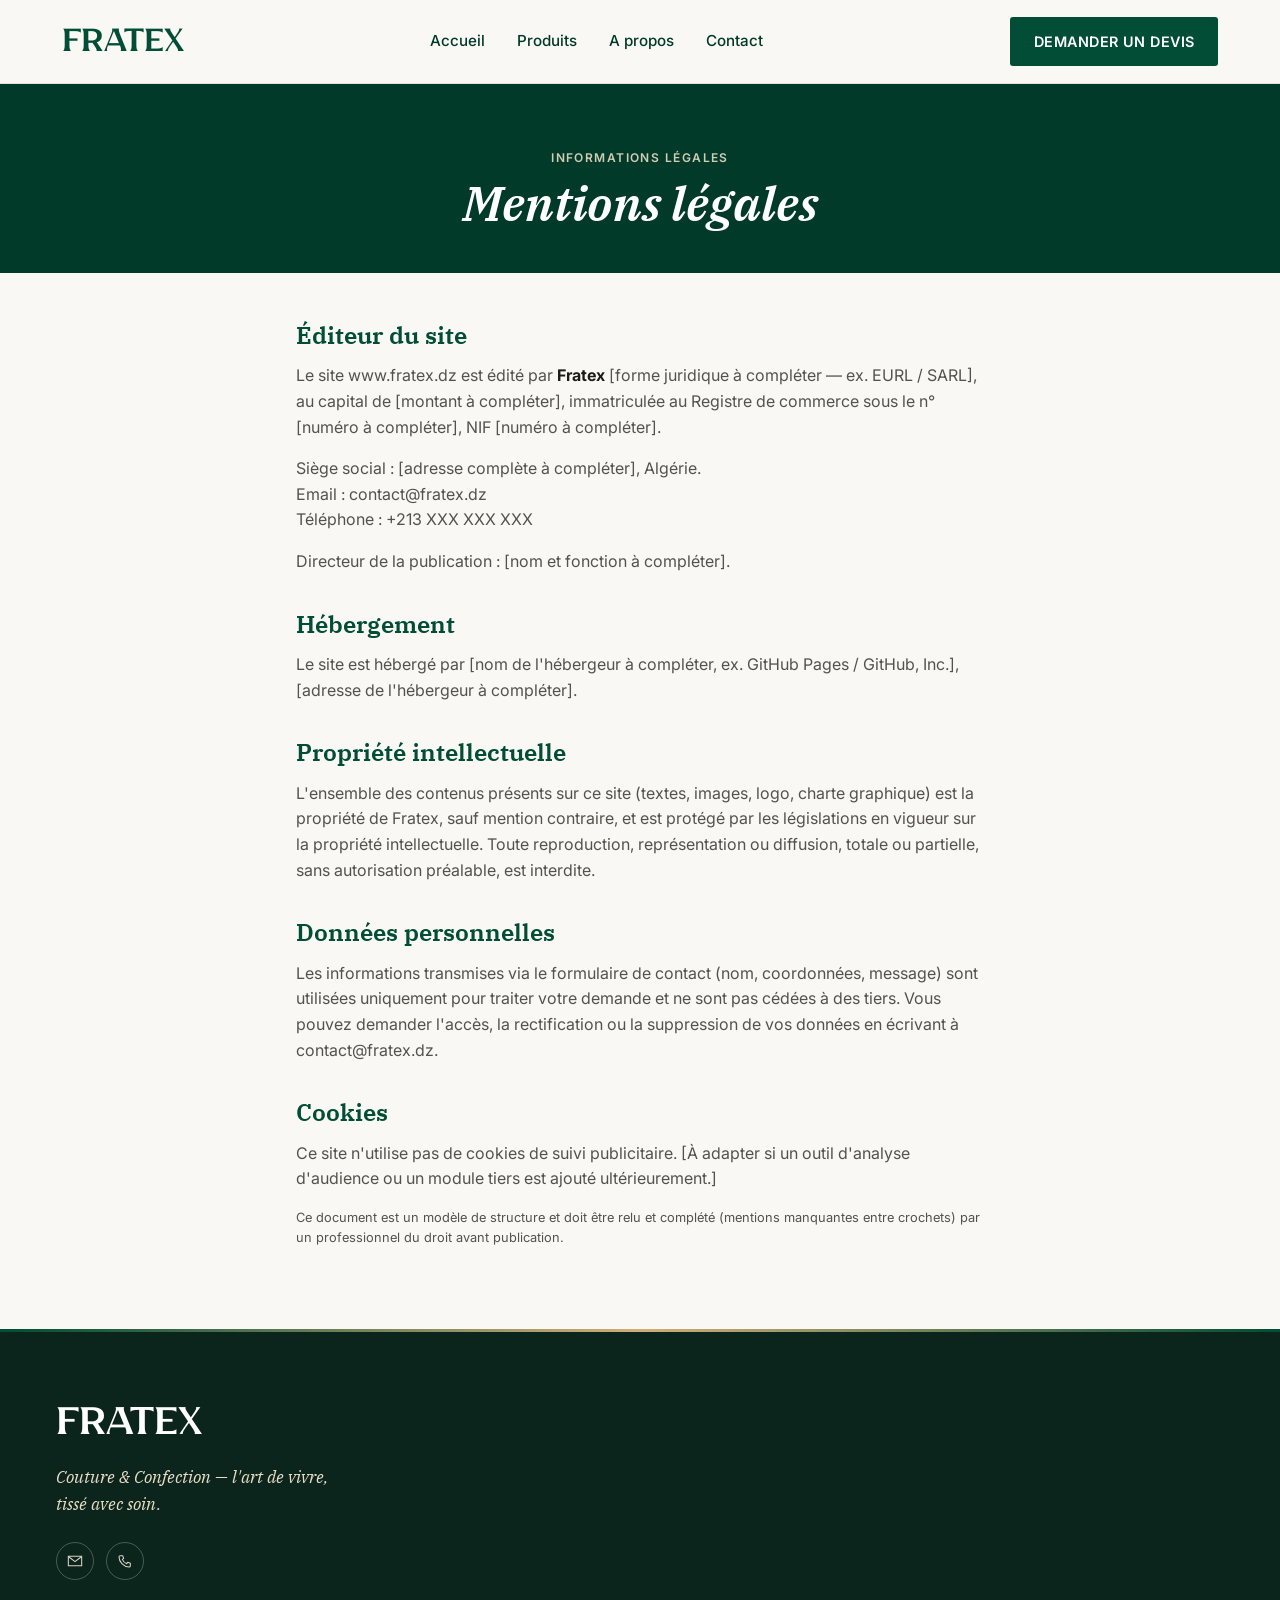
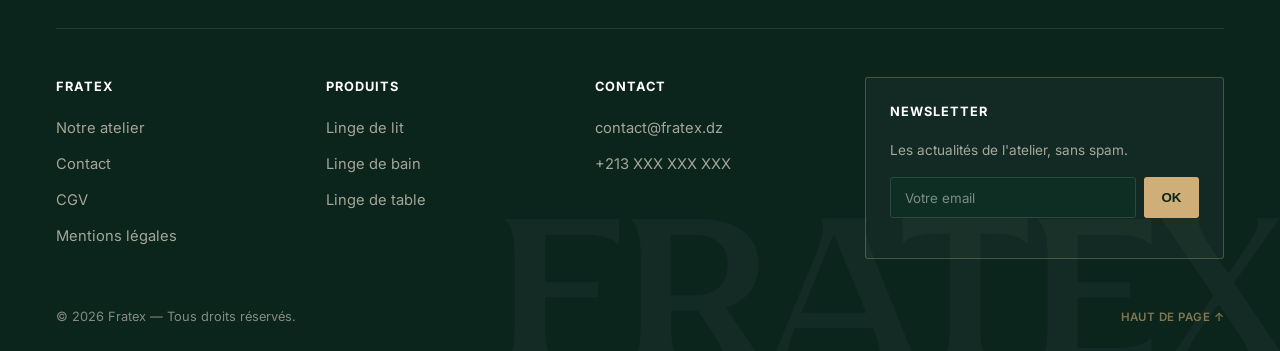
<file: mentions-legales.html>
<!doctype html>
<html lang="fr">
  <head>
    <meta charset="UTF-8" />
    <meta name="viewport" content="width=device-width, initial-scale=1.0" />
    <title>Mentions légales – Fratex</title>
    <meta
      name="description"
      content="Mentions légales du site Fratex : éditeur, hébergement, propriété intellectuelle et traitement des données personnelles."
    />
    <meta name="robots" content="index, follow" />
    <link rel="canonical" href="https://www.fratex.dz/mentions-legales.html" />
    <meta name="theme-color" content="#014D35" />

    <link rel="preconnect" href="https://fonts.googleapis.com" />
    <link rel="preconnect" href="https://fonts.gstatic.com" crossorigin />
    <link
      href="https://fonts.googleapis.com/css2?family=IBM+Plex+Serif:ital,wght@0,100..700;1,100..700&family=Inter:ital,opsz,wght@0,14..32,100..900;1,14..32,100..900&display=swap"
      rel="stylesheet"
    />
    <link rel="stylesheet" href="./assets/css/base.css" />
    <link rel="stylesheet" href="./assets/css/mentions-legales.css" />
  </head>

  <body>
    <a class="skip-link" href="#main">Aller au contenu principal</a>

    <header class="site-header">
      <div class="container header-inner">
        <a class="logo" href="index.html">FRATEX</a>
        <button
          class="nav-toggle"
          aria-label="Ouvrir le menu"
          aria-expanded="false"
          aria-controls="main-nav"
        >
          &#9776;
        </button>
        <nav id="main-nav" class="main-nav" aria-label="Navigation principale">
          <button class="nav-close" aria-label="Fermer le menu">&times;</button>
          <ul>
            <li><a href="index.html">Accueil</a></li>
            <li><a href="produits.html">Produits</a></li>
            <li><a href="a-propos.html">A propos</a></li>
            <li><a href="contact.html">Contact</a></li>
          </ul>
        </nav>

        <a class="btn-head" href="contact.html">Demander un devis</a>
      </div>
    </header>
    <div class="nav-overlay"></div>

    <main id="main">
      <div class="page-header">
        <div class="container">
          <p class="section-label">Informations légales</p>
          <h1>Mentions légales</h1>
        </div>
      </div>

      <section class="prose-section">
        <div class="container prose">
          <h2>Éditeur du site</h2>
          <p>
            Le site www.fratex.dz est édité par <strong>Fratex</strong>
            [forme juridique à compléter — ex. EURL / SARL], au capital de
            [montant à compléter], immatriculée au Registre de commerce sous le
            n° [numéro à compléter], NIF [numéro à compléter].
          </p>
          <p>
            Siège social : [adresse complète à compléter], Algérie.<br />
            Email : <a href="mailto:contact@fratex.dz">contact@fratex.dz</a
            ><br />
            Téléphone : <a href="tel:+213XXXXXXXXX">+213 XXX XXX XXX</a>
          </p>
          <p>Directeur de la publication : [nom et fonction à compléter].</p>

          <h2>Hébergement</h2>
          <p>
            Le site est hébergé par [nom de l'hébergeur à compléter, ex. GitHub
            Pages / GitHub, Inc.], [adresse de l'hébergeur à compléter].
          </p>

          <h2>Propriété intellectuelle</h2>
          <p>
            L'ensemble des contenus présents sur ce site (textes, images, logo,
            charte graphique) est la propriété de Fratex, sauf mention
            contraire, et est protégé par les législations en vigueur sur la
            propriété intellectuelle. Toute reproduction, représentation ou
            diffusion, totale ou partielle, sans autorisation préalable, est
            interdite.
          </p>

          <h2>Données personnelles</h2>
          <p>
            Les informations transmises via le formulaire de contact (nom,
            coordonnées, message) sont utilisées uniquement pour traiter votre
            demande et ne sont pas cédées à des tiers. Vous pouvez demander
            l'accès, la rectification ou la suppression de vos données en
            écrivant à
            <a href="mailto:contact@fratex.dz">contact@fratex.dz</a>.
          </p>

          <h2>Cookies</h2>
          <p>
            Ce site n'utilise pas de cookies de suivi publicitaire. [À adapter
            si un outil d'analyse d'audience ou un module tiers est ajouté
            ultérieurement.]
          </p>

          <p class="form-note">
            Ce document est un modèle de structure et doit être relu et complété
            (mentions manquantes entre crochets) par un professionnel du droit
            avant publication.
          </p>
        </div>
      </section>
    </main>

    <footer class="site-footer">
      <span class="footer-watermark" aria-hidden="true">FRATEX</span>
      <div class="container">
        <div class="footer-top">
          <div class="footer-brand">
            <a href="index.html" class="logo-footer">FRATEX</a>
            <p class="footer-tagline">
              Couture &amp; Confection — l'art de vivre, tissé avec soin.
            </p>
            <!-- TODO : remplacer par les vrais liens de contact rapide si besoin -->
            <div class="footer-social">
              <a
                href="mailto:contact@fratex.dz"
                aria-label="Écrire à Fratex par email"
              >
                <svg
                  viewBox="0 0 24 24"
                  xmlns="http://www.w3.org/2000/svg"
                  aria-hidden="true"
                >
                  <path
                    d="M2 5h20v14H2z"
                    fill="none"
                    stroke="currentColor"
                    stroke-width="1.6"
                  />
                  <path
                    d="M3 6l9 7 9-7"
                    fill="none"
                    stroke="currentColor"
                    stroke-width="1.6"
                    stroke-linecap="round"
                    stroke-linejoin="round"
                  />
                </svg>
              </a>
              <a href="tel:+213XXXXXXXXX" aria-label="Appeler Fratex">
                <svg
                  viewBox="0 0 24 24"
                  xmlns="http://www.w3.org/2000/svg"
                  aria-hidden="true"
                >
                  <path
                    d="M5 4h3.5l1.5 4-2 1.5a12 12 0 0 0 6.5 6.5l1.5-2 4 1.5V19a2 2 0 0 1-2 2C10.5 21 3 13.5 3 6a2 2 0 0 1 2-2z"
                    fill="none"
                    stroke="currentColor"
                    stroke-width="1.6"
                    stroke-linejoin="round"
                  />
                </svg>
              </a>
            </div>
          </div>
        </div>

        <div class="footer-grid">
          <div>
            <h4>Fratex</h4>
            <ul>
              <li><a href="a-propos.html">Notre atelier</a></li>
              <li><a href="contact.html">Contact</a></li>
              <li><a href="cgv.html">CGV</a></li>
              <li>
                <a href="mentions-legales.html" aria-current="page"
                  >Mentions légales</a
                >
              </li>
            </ul>
          </div>
          <div>
            <h4>Produits</h4>
            <ul>
              <li><a href="produits.html#linge-de-lit">Linge de lit</a></li>
              <li><a href="produits.html#linge-de-bain">Linge de bain</a></li>
              <li><a href="produits.html#art-de-table">Linge de table</a></li>
            </ul>
          </div>
          <div>
            <h4>Contact</h4>
            <ul>
              <li><a href="mailto:contact@fratex.dz">contact@fratex.dz</a></li>
              <li><a href="tel:+213XXXXXXXXX">+213 XXX XXX XXX</a></li>
            </ul>
          </div>
          <div class="footer-newsletter">
            <h4>Newsletter</h4>
            <p>Les actualités de l'atelier, sans spam.</p>
            <form class="newsletter-form" action="#" method="post">
              <label class="visually-hidden" for="newsletter-email"
                >Adresse email</label
              >
              <input
                id="newsletter-email"
                type="email"
                name="email"
                placeholder="Votre email"
                autocomplete="email"
                required
              />
              <button type="submit">OK</button>
            </form>
          </div>
        </div>

        <div class="footer-bottom">
          <p>&copy; <span data-year></span> Fratex — Tous droits réservés.</p>
          <a class="back-to-top" href="#main">Haut de page ↑</a>
        </div>
      </div>
    </footer>

    <script src="./assets/js/main.js" defer></script>
  </body>
</html>
</file>
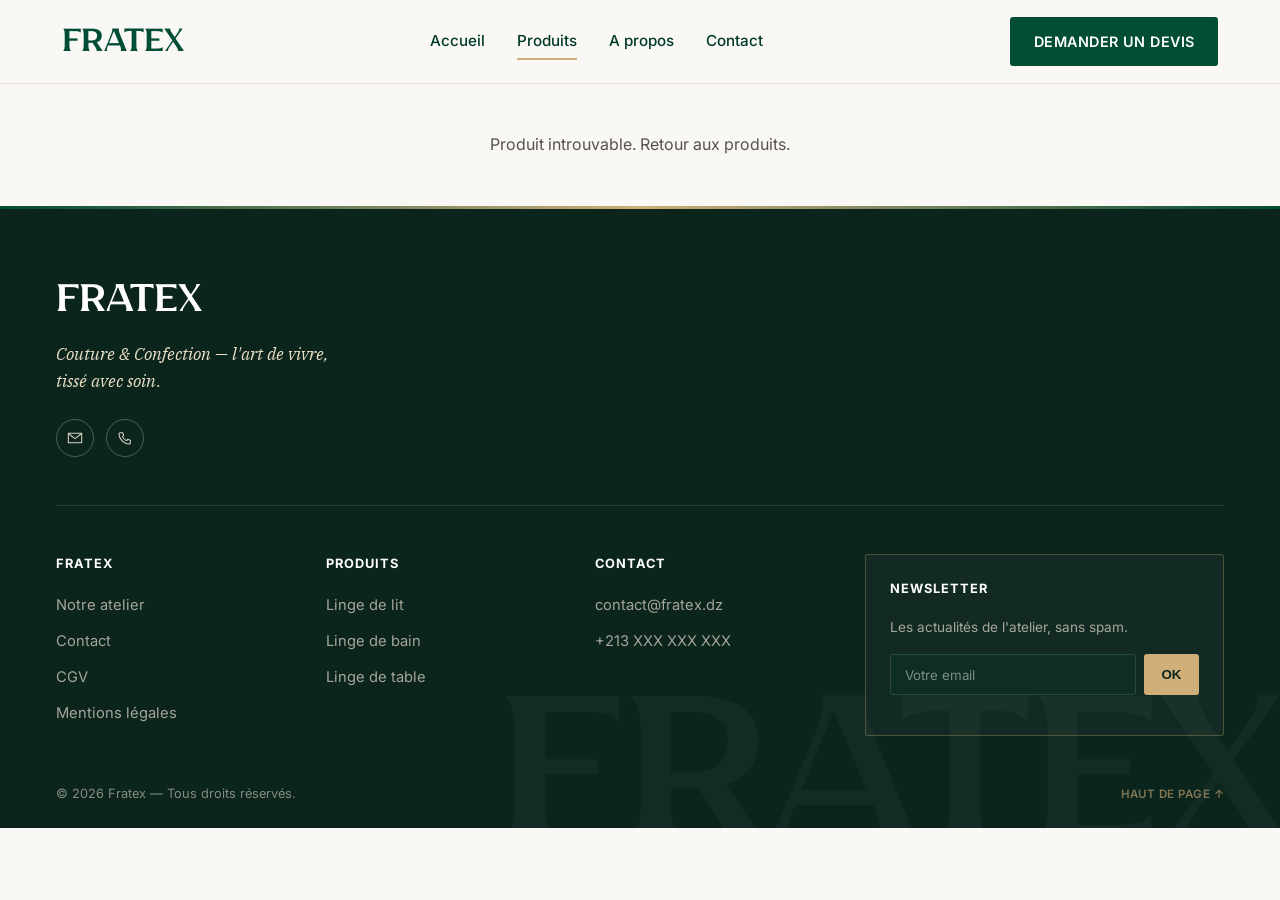
<file: produit.html>
<!doctype html>
<html lang="fr">
  <head>
    <meta charset="UTF-8" />
    <meta name="viewport" content="width=device-width, initial-scale=1.0" />
    <title>Produit – Fratex</title>
    <meta
      name="description"
      content="Fiche produit Fratex : caractéristiques, matières et produits similaires."
    />
    <meta name="robots" content="index, follow" />
    <meta name="theme-color" content="#014D35" />

    <!-- TODO : ajouter un fichier favicon puis décommenter -->
    <!-- <link rel="icon" href="/assets/picture/favicon.png" type="image/png" /> -->

    <link rel="preconnect" href="https://fonts.googleapis.com" />
    <link rel="preconnect" href="https://fonts.gstatic.com" crossorigin />
    <link
      href="https://fonts.googleapis.com/css2?family=IBM+Plex+Serif:ital,wght@0,100..700;1,100..700&family=Inter:ital,opsz,wght@0,14..32,100..900;1,14..32,100..900&display=swap"
      rel="stylesheet"
    />
    <link rel="stylesheet" href="./assets/css/base.css" />
    <link rel="stylesheet" href="./assets/css/produit.css" />
  </head>

  <body>
    <a class="skip-link" href="#main">Aller au contenu principal</a>

    <header class="site-header">
      <div class="container header-inner">
        <a class="logo" href="index.html">FRATEX</a>
        <button
          class="nav-toggle"
          aria-label="Ouvrir le menu"
          aria-expanded="false"
          aria-controls="main-nav"
        >
          &#9776;
        </button>
        <nav id="main-nav" class="main-nav" aria-label="Navigation principale">
          <button class="nav-close" aria-label="Fermer le menu">&times;</button>
          <ul>
            <li><a href="index.html">Accueil</a></li>
            <li><a href="produits.html" aria-current="page">Produits</a></li>
            <li><a href="a-propos.html">A propos</a></li>
            <li><a href="contact.html">Contact</a></li>
          </ul>
        </nav>

        <a class="btn-head" href="contact.html">Demander un devis</a>
      </div>
    </header>
    <div class="nav-overlay"></div>

    <main id="main">
      <div id="product-root">
        <div class="container">
          <!-- FIL D'ARIANE -->
          <nav
            class="breadcrumb"
            aria-label="Fil d'Ariane"
            id="breadcrumb-trail"
          >
            <p class="product-loading">Chargement…</p>
          </nav>
        </div>

        <!-- FICHE PRODUIT -->
        <section class="product-detail">
          <div class="container product-detail-grid">
            <div class="product-visual">
              <img
                id="product-visual-img"
                src=""
                alt=""
                width="800"
                height="800"
              />
            </div>

            <div class="product-info">
              <p class="product-cat-label" id="product-cat-label"></p>
              <h1 id="product-title"></h1>
              <p class="product-lead" id="product-lead"></p>
              <p class="product-description" id="product-description"></p>

              <dl class="product-specs" id="product-specs-body"></dl>

              <div class="product-tags" id="product-tags"></div>

              <div class="product-cta">
                <a href="contact.html" class="btn" id="product-cta-link"
                  >Demander un devis pour ce produit</a
                >
                <p class="form-note">
                  Votre demande sera pré-remplie avec le nom du produit sur la
                  page contact.
                </p>
              </div>
            </div>
          </div>
        </section>

        <!-- PRODUITS SIMILAIRES -->
        <section class="related-section">
          <div class="container">
            <div class="section-title">
              <p class="section-label">À voir aussi</p>
              <h2 id="related-title">Produits similaires</h2>
            </div>
            <div id="related-grid" class="product-grid"></div>
          </div>
        </section>
      </div>
    </main>

    <footer class="site-footer">
      <span class="footer-watermark" aria-hidden="true">FRATEX</span>
      <div class="container">
        <div class="footer-top">
          <div class="footer-brand">
            <a href="index.html" class="logo-footer">FRATEX</a>
            <p class="footer-tagline">
              Couture &amp; Confection — l'art de vivre, tissé avec soin.
            </p>
            <!-- TODO : remplacer par les vrais liens de contact rapide si besoin -->
            <div class="footer-social">
              <a
                href="mailto:contact@fratex.dz"
                aria-label="Écrire à Fratex par email"
              >
                <svg
                  viewBox="0 0 24 24"
                  xmlns="http://www.w3.org/2000/svg"
                  aria-hidden="true"
                >
                  <path
                    d="M2 5h20v14H2z"
                    fill="none"
                    stroke="currentColor"
                    stroke-width="1.6"
                  />
                  <path
                    d="M3 6l9 7 9-7"
                    fill="none"
                    stroke="currentColor"
                    stroke-width="1.6"
                    stroke-linecap="round"
                    stroke-linejoin="round"
                  />
                </svg>
              </a>
              <a href="tel:+213XXXXXXXXX" aria-label="Appeler Fratex">
                <svg
                  viewBox="0 0 24 24"
                  xmlns="http://www.w3.org/2000/svg"
                  aria-hidden="true"
                >
                  <path
                    d="M5 4h3.5l1.5 4-2 1.5a12 12 0 0 0 6.5 6.5l1.5-2 4 1.5V19a2 2 0 0 1-2 2C10.5 21 3 13.5 3 6a2 2 0 0 1 2-2z"
                    fill="none"
                    stroke="currentColor"
                    stroke-width="1.6"
                    stroke-linejoin="round"
                  />
                </svg>
              </a>
            </div>
          </div>
        </div>

        <div class="footer-grid">
          <div>
            <h4>Fratex</h4>
            <ul>
              <li><a href="a-propos.html">Notre atelier</a></li>
              <li><a href="contact.html">Contact</a></li>
              <li><a href="cgv.html">CGV</a></li>
              <li><a href="mentions-legales.html">Mentions légales</a></li>
            </ul>
          </div>
          <div>
            <h4>Produits</h4>
            <ul>
              <li>
                <a
                  href="produits-section.html?section=hotellerie&amp;categorie=linge-de-lit"
                  >Linge de lit</a
                >
              </li>
              <li>
                <a
                  href="produits-section.html?section=hotellerie&amp;categorie=linge-de-bain"
                  >Linge de bain</a
                >
              </li>
              <li>
                <a
                  href="produits-section.html?section=restauration&amp;categorie=linge-de-table"
                  >Linge de table</a
                >
              </li>
            </ul>
          </div>
          <div>
            <h4>Contact</h4>
            <ul>
              <li><a href="mailto:contact@fratex.dz">contact@fratex.dz</a></li>
              <li><a href="tel:+213XXXXXXXXX">+213 XXX XXX XXX</a></li>
            </ul>
          </div>
          <div class="footer-newsletter">
            <h4>Newsletter</h4>
            <p>Les actualités de l'atelier, sans spam.</p>
            <form class="newsletter-form" action="#" method="post">
              <label class="visually-hidden" for="newsletter-email"
                >Adresse email</label
              >
              <input
                id="newsletter-email"
                type="email"
                name="email"
                placeholder="Votre email"
                autocomplete="email"
                required
              />
              <button type="submit">OK</button>
            </form>
          </div>
        </div>

        <div class="footer-bottom">
          <p>&copy; <span data-year></span> Fratex — Tous droits réservés.</p>
          <a class="back-to-top" href="#main">Haut de page ↑</a>
        </div>
      </div>
    </footer>

    <script src="./assets/js/main.js" defer></script>
    <script src="./assets/js/catalogue.js" defer></script>
    <script src="./assets/js/produit.js" defer></script>
  </body>
</html>
</file>
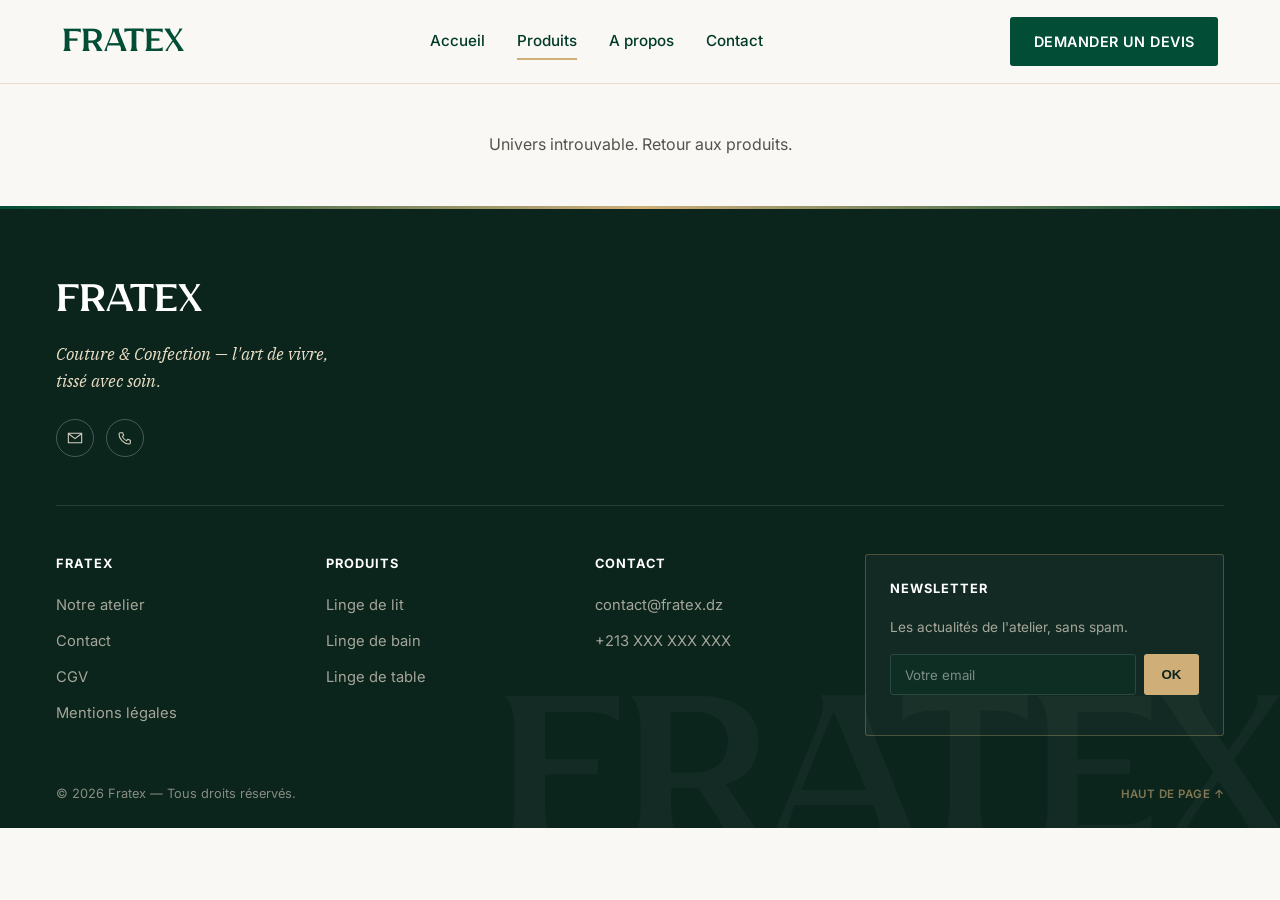
<file: produits-section.html>
<!doctype html>
<html lang="fr">
  <head>
    <meta charset="UTF-8" />
    <meta name="viewport" content="width=device-width, initial-scale=1.0" />
    <title>Produits – Fratex</title>
    <meta
      name="description"
      content="Parcourez les catégories et sous-catégories de produits Fratex par univers, avec filtres et suggestions."
    />
    <meta name="robots" content="index, follow" />
    <meta name="theme-color" content="#014D35" />

    <!-- TODO : ajouter un fichier favicon puis décommenter -->
    <!-- <link rel="icon" href="/assets/picture/favicon.png" type="image/png" /> -->

    <link rel="preconnect" href="https://fonts.googleapis.com" />
    <link rel="preconnect" href="https://fonts.gstatic.com" crossorigin />
    <link
      href="https://fonts.googleapis.com/css2?family=IBM+Plex+Serif:ital,wght@0,100..700;1,100..700&family=Inter:ital,opsz,wght@0,14..32,100..900;1,14..32,100..900&display=swap"
      rel="stylesheet"
    />
    <link rel="stylesheet" href="./assets/css/base.css" />
    <link rel="stylesheet" href="./assets/css/produits-section.css" />
  </head>

  <body>
    <a class="skip-link" href="#main">Aller au contenu principal</a>

    <header class="site-header">
      <div class="container header-inner">
        <a class="logo" href="index.html">FRATEX</a>
        <button
          class="nav-toggle"
          aria-label="Ouvrir le menu"
          aria-expanded="false"
          aria-controls="main-nav"
        >
          &#9776;
        </button>
        <nav id="main-nav" class="main-nav" aria-label="Navigation principale">
          <button class="nav-close" aria-label="Fermer le menu">&times;</button>
          <ul>
            <li><a href="index.html">Accueil</a></li>
            <li><a href="produits.html" aria-current="page">Produits</a></li>
            <li><a href="a-propos.html">A propos</a></li>
            <li><a href="contact.html">Contact</a></li>
          </ul>
        </nav>

        <a class="btn-head" href="contact.html">Demander un devis</a>
      </div>
    </header>
    <div class="nav-overlay"></div>

    <main id="main">
      <div id="section-root">
        <!-- HERO DE SECTION (fond appliqué en JS selon l'univers) -->
        <section class="section-hero" id="section-hero">
          <div class="container section-hero-content">
            <p class="section-label" id="section-hero-label">Univers</p>
            <h1 id="section-hero-title">Chargement…</h1>
            <p id="section-hero-desc"></p>
          </div>
        </section>

        <div class="container">
          <!-- FIL D'ARIANE -->
          <nav class="breadcrumb" aria-label="Fil d'Ariane">
            <a href="index.html">Accueil</a><span class="sep">/</span>
            <a href="produits.html">Produits</a><span class="sep">/</span>
            <span id="breadcrumb-current"></span>
          </nav>

          <!-- ONGLETS UNIVERS (navigation entre les 5 sections) -->
          <nav
            class="universe-tabs"
            id="universe-tabs"
            aria-label="Autres univers"
          ></nav>
        </div>

        <!-- RAIL DE CATÉGORIES ILLUSTRÉES -->
        <section class="category-rail-section">
          <div class="container">
            <div class="rail-header">
              <p class="section-label">Parcourir par catégorie</p>
              <button
                type="button"
                class="rail-reset-link"
                id="category-rail-reset"
                hidden
              >
                Voir toutes les catégories
              </button>
            </div>
            <div id="category-rail" class="category-rail"></div>
          </div>
        </section>

        <!-- GRILLE PRODUITS -->
        <section class="products-section">
          <div class="container">
            <div class="products-header">
              <div>
                <h2 id="products-heading">Tous les produits</h2>
                <p class="catalogue-count" id="catalogue-count"></p>
              </div>
              <div class="catalogue-search">
                <svg
                  viewBox="0 0 24 24"
                  xmlns="http://www.w3.org/2000/svg"
                  aria-hidden="true"
                >
                  <circle
                    cx="11"
                    cy="11"
                    r="7"
                    fill="none"
                    stroke="currentColor"
                    stroke-width="1.8"
                  />
                  <path
                    d="M20 20l-3.5-3.5"
                    fill="none"
                    stroke="currentColor"
                    stroke-width="1.8"
                    stroke-linecap="round"
                  />
                </svg>
                <label class="visually-hidden" for="catalogue-search-input"
                  >Rechercher un produit</label
                >
                <input
                  type="search"
                  id="catalogue-search-input"
                  placeholder="Rechercher un produit…"
                />
              </div>
            </div>

            <div id="subcategory-block" class="subcategory-block" hidden>
              <div class="filter-chips" id="subcategory-chips"></div>
            </div>

            <div id="product-grid" class="product-grid">
              <p class="catalogue-loading">Chargement des produits…</p>
            </div>
          </div>
        </section>
      </div>
    </main>

    <footer class="site-footer">
      <span class="footer-watermark" aria-hidden="true">FRATEX</span>
      <div class="container">
        <div class="footer-top">
          <div class="footer-brand">
            <a href="index.html" class="logo-footer">FRATEX</a>
            <p class="footer-tagline">
              Couture &amp; Confection — l'art de vivre, tissé avec soin.
            </p>
            <!-- TODO : remplacer par les vrais liens de contact rapide si besoin -->
            <div class="footer-social">
              <a
                href="mailto:contact@fratex.dz"
                aria-label="Écrire à Fratex par email"
              >
                <svg
                  viewBox="0 0 24 24"
                  xmlns="http://www.w3.org/2000/svg"
                  aria-hidden="true"
                >
                  <path
                    d="M2 5h20v14H2z"
                    fill="none"
                    stroke="currentColor"
                    stroke-width="1.6"
                  />
                  <path
                    d="M3 6l9 7 9-7"
                    fill="none"
                    stroke="currentColor"
                    stroke-width="1.6"
                    stroke-linecap="round"
                    stroke-linejoin="round"
                  />
                </svg>
              </a>
              <a href="tel:+213XXXXXXXXX" aria-label="Appeler Fratex">
                <svg
                  viewBox="0 0 24 24"
                  xmlns="http://www.w3.org/2000/svg"
                  aria-hidden="true"
                >
                  <path
                    d="M5 4h3.5l1.5 4-2 1.5a12 12 0 0 0 6.5 6.5l1.5-2 4 1.5V19a2 2 0 0 1-2 2C10.5 21 3 13.5 3 6a2 2 0 0 1 2-2z"
                    fill="none"
                    stroke="currentColor"
                    stroke-width="1.6"
                    stroke-linejoin="round"
                  />
                </svg>
              </a>
            </div>
          </div>
        </div>

        <div class="footer-grid">
          <div>
            <h4>Fratex</h4>
            <ul>
              <li><a href="a-propos.html">Notre atelier</a></li>
              <li><a href="contact.html">Contact</a></li>
              <li><a href="cgv.html">CGV</a></li>
              <li><a href="mentions-legales.html">Mentions légales</a></li>
            </ul>
          </div>
          <div>
            <h4>Produits</h4>
            <ul>
              <li>
                <a
                  href="produits-section.html?section=hotellerie&amp;categorie=linge-de-lit"
                  >Linge de lit</a
                >
              </li>
              <li>
                <a
                  href="produits-section.html?section=hotellerie&amp;categorie=linge-de-bain"
                  >Linge de bain</a
                >
              </li>
              <li>
                <a
                  href="produits-section.html?section=restauration&amp;categorie=linge-de-table"
                  >Linge de table</a
                >
              </li>
            </ul>
          </div>
          <div>
            <h4>Contact</h4>
            <ul>
              <li><a href="mailto:contact@fratex.dz">contact@fratex.dz</a></li>
              <li><a href="tel:+213XXXXXXXXX">+213 XXX XXX XXX</a></li>
            </ul>
          </div>
          <div class="footer-newsletter">
            <h4>Newsletter</h4>
            <p>Les actualités de l'atelier, sans spam.</p>
            <form class="newsletter-form" action="#" method="post">
              <label class="visually-hidden" for="newsletter-email"
                >Adresse email</label
              >
              <input
                id="newsletter-email"
                type="email"
                name="email"
                placeholder="Votre email"
                autocomplete="email"
                required
              />
              <button type="submit">OK</button>
            </form>
          </div>
        </div>

        <div class="footer-bottom">
          <p>&copy; <span data-year></span> Fratex — Tous droits réservés.</p>
          <a class="back-to-top" href="#main">Haut de page ↑</a>
        </div>
      </div>
    </footer>

    <script src="./assets/js/main.js" defer></script>
    <script src="./assets/js/catalogue.js" defer></script>
    <script src="./assets/js/produits-section.js" defer></script>
  </body>
</html>
</file>
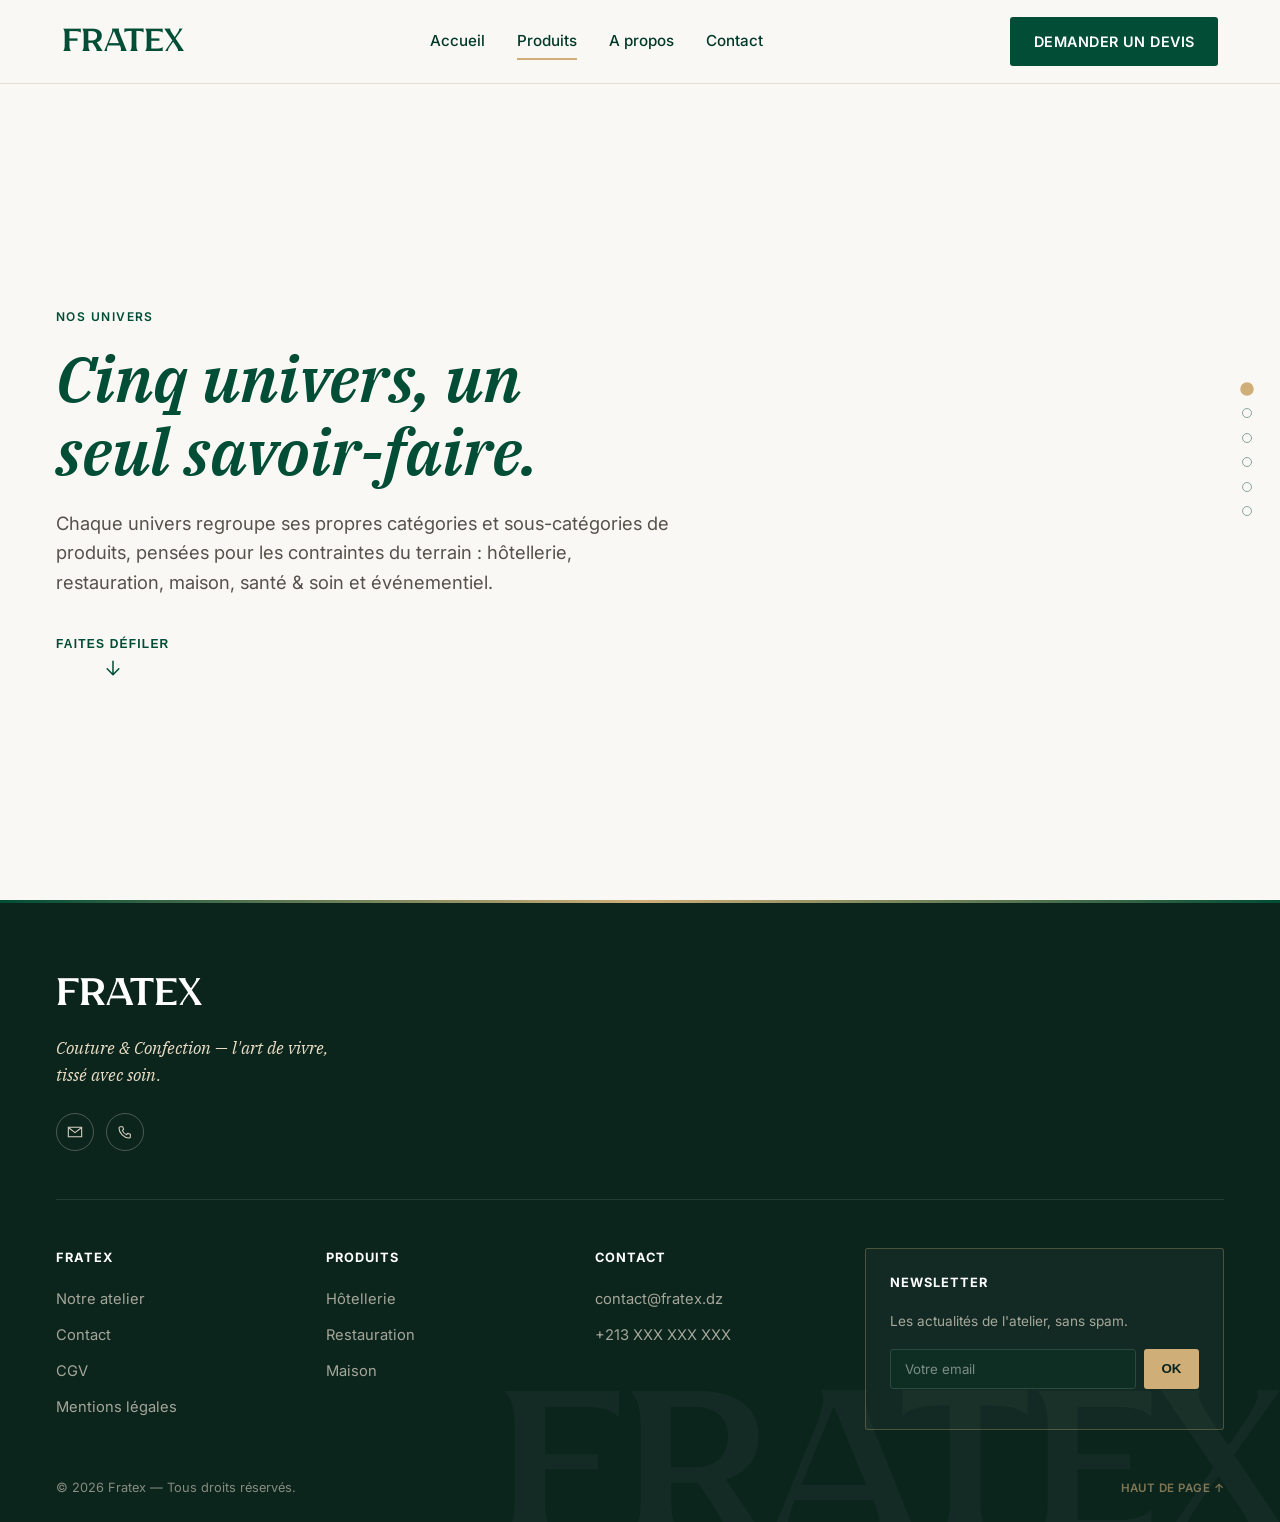
<file: produits.html>
<!doctype html>
<html lang="fr">
  <head>
    <meta charset="UTF-8" />
    <meta name="viewport" content="width=device-width, initial-scale=1.0" />
    <title>Produits – Fratex, linge de maison professionnel</title>
    <meta
      name="description"
      content="Découvrez les gammes Fratex par univers : hôtellerie, restauration, maison, santé & soin et événementiel."
    />
    <meta name="robots" content="index, follow" />
    <link rel="canonical" href="https://www.fratex.dz/produits.html" />
    <meta name="theme-color" content="#014D35" />

    <meta property="og:type" content="website" />
    <meta property="og:locale" content="fr_FR" />
    <meta property="og:site_name" content="Fratex" />
    <meta property="og:title" content="Produits – Fratex" />
    <meta
      property="og:description"
      content="Nos gammes de linge professionnel, classées par univers."
    />
    <meta property="og:url" content="https://www.fratex.dz/produits.html" />

    <!-- TODO : ajouter un fichier favicon puis décommenter -->
    <!-- <link rel="icon" href="/assets/picture/favicon.png" type="image/png" /> -->

    <link rel="preconnect" href="https://fonts.googleapis.com" />
    <link rel="preconnect" href="https://fonts.gstatic.com" crossorigin />
    <link
      href="https://fonts.googleapis.com/css2?family=IBM+Plex+Serif:ital,wght@0,100..700;1,100..700&family=Inter:ital,opsz,wght@0,14..32,100..900;1,14..32,100..900&display=swap"
      rel="stylesheet"
    />
    <link rel="stylesheet" href="./assets/css/base.css" />
    <link rel="stylesheet" href="./assets/css/produits.css" />
  </head>

  <body>
    <a class="skip-link" href="#main">Aller au contenu principal</a>

    <header class="site-header">
      <div class="container header-inner">
        <a class="logo" href="index.html">FRATEX</a>
        <button
          class="nav-toggle"
          aria-label="Ouvrir le menu"
          aria-expanded="false"
          aria-controls="main-nav"
        >
          &#9776;
        </button>
        <nav id="main-nav" class="main-nav" aria-label="Navigation principale">
          <button class="nav-close" aria-label="Fermer le menu">&times;</button>
          <ul>
            <li><a href="index.html">Accueil</a></li>
            <li><a href="produits.html" aria-current="page">Produits</a></li>
            <li><a href="a-propos.html">A propos</a></li>
            <li><a href="contact.html">Contact</a></li>
          </ul>
        </nav>

        <a class="btn-head" href="contact.html">Demander un devis</a>
      </div>
    </header>
    <div class="nav-overlay"></div>

    <main id="main">
      <!-- SÉQUENCE PLEIN ÉCRAN : un scroll = un univers -->
      <div class="fullpage-panels" id="fullpage-panels">
        <!-- INTRO -->
        <section class="produits-intro produits-panel" id="panel-intro">
          <div class="container">
            <p class="section-label">Nos univers</p>
            <h1>Cinq univers, un seul savoir-faire.</h1>
            <p class="produits-intro-text">
              Chaque univers regroupe ses propres catégories et sous-catégories
              de produits, pensées pour les contraintes du terrain : hôtellerie,
              restauration, maison, santé &amp; soin et événementiel.
            </p>
            <button
              type="button"
              class="scroll-cue"
              id="scroll-cue"
              aria-label="Découvrir les univers"
            >
              <span>Faites défiler</span>
              <svg
                viewBox="0 0 24 24"
                xmlns="http://www.w3.org/2000/svg"
                aria-hidden="true"
              >
                <path
                  d="M12 4v15M5 13l7 7 7-7"
                  fill="none"
                  stroke="currentColor"
                  stroke-width="1.8"
                  stroke-linecap="round"
                  stroke-linejoin="round"
                />
              </svg>
            </button>
          </div>
        </section>

        <!-- INDEX ÉDITORIAL DES UNIVERS -->
        <section class="universe-index" id="universe-index">
          <p class="universe-index-loading">Chargement des univers…</p>
        </section>
      </div>

      <!-- NAVIGATION PAR POINTS (desktop) -->
      <nav
        class="panel-dots"
        id="panel-dots"
        aria-label="Navigation entre univers"
      ></nav>
    </main>

    <footer class="site-footer">
      <span class="footer-watermark" aria-hidden="true">FRATEX</span>
      <div class="container">
        <div class="footer-top">
          <div class="footer-brand">
            <a href="index.html" class="logo-footer">FRATEX</a>
            <p class="footer-tagline">
              Couture &amp; Confection — l'art de vivre, tissé avec soin.
            </p>
            <!-- TODO : remplacer par les vrais liens de contact rapide si besoin -->
            <div class="footer-social">
              <a
                href="mailto:contact@fratex.dz"
                aria-label="Écrire à Fratex par email"
              >
                <svg
                  viewBox="0 0 24 24"
                  xmlns="http://www.w3.org/2000/svg"
                  aria-hidden="true"
                >
                  <path
                    d="M2 5h20v14H2z"
                    fill="none"
                    stroke="currentColor"
                    stroke-width="1.6"
                  />
                  <path
                    d="M3 6l9 7 9-7"
                    fill="none"
                    stroke="currentColor"
                    stroke-width="1.6"
                    stroke-linecap="round"
                    stroke-linejoin="round"
                  />
                </svg>
              </a>
              <a href="tel:+213XXXXXXXXX" aria-label="Appeler Fratex">
                <svg
                  viewBox="0 0 24 24"
                  xmlns="http://www.w3.org/2000/svg"
                  aria-hidden="true"
                >
                  <path
                    d="M5 4h3.5l1.5 4-2 1.5a12 12 0 0 0 6.5 6.5l1.5-2 4 1.5V19a2 2 0 0 1-2 2C10.5 21 3 13.5 3 6a2 2 0 0 1 2-2z"
                    fill="none"
                    stroke="currentColor"
                    stroke-width="1.6"
                    stroke-linejoin="round"
                  />
                </svg>
              </a>
            </div>
          </div>
        </div>

        <div class="footer-grid">
          <div>
            <h4>Fratex</h4>
            <ul>
              <li><a href="a-propos.html">Notre atelier</a></li>
              <li><a href="contact.html">Contact</a></li>
              <li><a href="cgv.html">CGV</a></li>
              <li><a href="mentions-legales.html">Mentions légales</a></li>
            </ul>
          </div>
          <div>
            <h4>Produits</h4>
            <ul>
              <li>
                <a href="produits-section.html?section=hotellerie"
                  >Hôtellerie</a
                >
              </li>
              <li>
                <a href="produits-section.html?section=restauration"
                  >Restauration</a
                >
              </li>
              <li><a href="produits-section.html?section=maison">Maison</a></li>
            </ul>
          </div>
          <div>
            <h4>Contact</h4>
            <ul>
              <li><a href="mailto:contact@fratex.dz">contact@fratex.dz</a></li>
              <li><a href="tel:+213XXXXXXXXX">+213 XXX XXX XXX</a></li>
            </ul>
          </div>
          <div class="footer-newsletter">
            <h4>Newsletter</h4>
            <p>Les actualités de l'atelier, sans spam.</p>
            <form class="newsletter-form" action="#" method="post">
              <label class="visually-hidden" for="newsletter-email"
                >Adresse email</label
              >
              <input
                id="newsletter-email"
                type="email"
                name="email"
                placeholder="Votre email"
                autocomplete="email"
                required
              />
              <button type="submit">OK</button>
            </form>
          </div>
        </div>

        <div class="footer-bottom">
          <p>&copy; <span data-year></span> Fratex — Tous droits réservés.</p>
          <a class="back-to-top" href="#main">Haut de page ↑</a>
        </div>
      </div>
    </footer>

    <script src="./assets/js/main.js" defer></script>
    <script src="./assets/js/catalogue.js" defer></script>
    <script src="./assets/js/produits-index.js" defer></script>
  </body>
</html>
</file>
<file: assets/css/base.css>
/*
   FRATEX — base.css
   Fichier commun chargé par TOUTES les pages : reset, variables de charte,
   typographie de base, header/navigation, boutons, footer.
   Chaque page ajoute ensuite son propre fichier CSS (index.css,
   a-propos.css, contact.css...) pour ses sections spécifiques.
   Approche MOBILE FIRST : les styles de base ciblent le mobile,
   les media queries (min-width) ajoutent le desktop.
*/

@font-face {
  font-family: Ostrovsky;
  src: url(../font/Ostrovsky-Bold.otf);
  font-weight: bold;
  font-display: swap;
}

*,
*::before,
*::after {
  box-sizing: border-box;
  margin: 0;
  padding: 0;
}

:root {
  /* Charte graphique Fratex */
  --color-primary: #014d35; /* Vert Sapin */
  --color-primary-dark: #013a28;
  --color-accent: #cfae78; /* Or */
  --color-accent-soft: #e8dcc4;
  --color-gray: #939598;
  --color-bg: #faf8f5;
  --color-bg-alt: #f1ece4;
  --color-text: #1c1b19;
  --color-text-light: #55524c;

  --font-heading: "IBM Plex Serif", serif;
  --font-body: "Inter", -apple-system, BlinkMacSystemFont, sans-serif;
  --font-logo: "Ostrovsky";
  --container-width: 1200px;
  --radius: 3px;
}

html {
  scroll-behavior: smooth;
}

body {
  font-family: var(--font-body);
  color: var(--color-text);
  background: var(--color-bg);
  line-height: 1.6;
  font-size: 16px;
}

img {
  max-width: 100%;
  height: auto;
  display: block;
}
a {
  color: inherit;
  text-decoration: none;
}

h1,
h3 {
  font-family: var(--font-body);
  font-weight: 600;
  line-height: 1.2;
}
h2 {
  font-family: var(--font-heading);
  font-weight: 600;
  line-height: 1.2;
}

.container {
  width: 95%;
  max-width: var(--container-width);
  margin: 0 auto;
  padding: 0 1rem;
}

.section-label {
  text-transform: uppercase;
  letter-spacing: 0.12em;
  font-size: 0.75rem;
  /* Or (--color-accent) sur fond clair passe sous 3:1 de contraste :
     insuffisant en WCAG AA. On fonce le ton pour rester dans la charte
     tout en restant lisible. */
  color: var(--color-primary);
  font-weight: 600;
}

/* Lien d'évitement, visible uniquement au focus clavier */
.skip-link {
  position: absolute;
  left: -999px;
  top: auto;
  width: 1px;
  height: 1px;
  overflow: hidden;
  background: var(--color-primary);
  color: #fff;
  padding: 0.75rem 1.25rem;
  z-index: 1000;
}
.skip-link:focus {
  left: 1rem;
  top: 1rem;
  width: auto;
  height: auto;
}

.visually-hidden {
  position: absolute;
  width: 1px;
  height: 1px;
  padding: 0;
  margin: -1px;
  overflow: hidden;
  clip: rect(0, 0, 0, 0);
  white-space: nowrap;
  border: 0;
}

/* Focus clavier visible partout (accessibilité) */
a:focus-visible,
button:focus-visible,
input:focus-visible,
select:focus-visible,
textarea:focus-visible {
  outline: 3px solid var(--color-accent);
  outline-offset: 2px;
}

.btn,
.btn-head {
  display: inline-block;
  background: var(--color-primary);
  color: #fff;
  padding: 0.8rem 1.5rem;
  border-radius: var(--radius);
  font-weight: 600;
  font-size: 0.9rem;
  letter-spacing: 0.03em;
  text-transform: uppercase;
  transition:
    background 0.2s ease,
    transform 0.2s ease;
  border: none;
  cursor: pointer;
  text-align: center;
}
.btn:hover,
.btn-head:hover {
  background: var(--color-primary-dark);
  transform: translateY(-1px);
}

.btn-outline {
  background: transparent;
  border: 1px solid #fff;
  color: #fff;
}
.btn-outline:hover {
  background: rgba(255, 255, 255, 0.15);
}

.btn-gold {
  background: var(--color-accent);
  color: var(--color-primary-dark);
}
.btn-gold:hover {
  background: #e0c493;
}

/*
   HEADER — mobile: logo + burger. Desktop: nav complète.
*/

.logo {
  font-family: var(--font-logo);
  font-size: 2rem;
  color: var(--color-primary);
}
.site-header {
  background: var(--color-bg);
  border-bottom: 1px solid #e7ded0;
  position: sticky;
  padding: 1rem;
  top: 0;
  z-index: 200;
}

.header-inner {
  display: flex;
  align-items: center;
  justify-content: space-between;
  padding: 0 0.9rem 0;
}

.nav-toggle {
  background: none;
  border: none;
  font-size: 1.6rem;
  line-height: 1;
  cursor: pointer;
  color: var(--color-primary);
  padding-bottom: 1%;
}

.main-nav {
  position: fixed;
  inset: 0 0 0 auto;
  width: 82%;
  max-width: 340px;
  height: 100vh;
  background: var(--color-bg);
  box-shadow: -4px 0 20px rgba(0, 0, 0, 0.12);
  transform: translateX(100%);
  transition: transform 0.28s ease;
  overflow-y: auto;
  padding: 1.5rem;
}
.main-nav.is-open {
  transform: translateX(0);
}

.main-nav ul {
  list-style: none;
}
.main-nav li {
  border-bottom: 1px solid #ece4d8;
}
.main-nav a {
  display: block;
  padding: 0.9rem 0.25rem;
  font-weight: 500;
  font-size: 1.05rem;
}

.nav-close {
  background: none;
  border: none;
  font-size: 1.5rem;
  color: var(--color-primary);
  cursor: pointer;
  margin-bottom: 1rem;
}

/* Bouton "Demander un devis" du header : masqué sur mobile, visible dès le desktop */
.header-inner .btn-head {
  display: none;
}

/* Desktop nav */
@media (min-width: 900px) {
  .nav-toggle,
  .nav-close {
    display: none;
  }

  .logo img {
    height: 30px;
  }

  .main-nav {
    position: static;
    width: auto;
    height: auto;
    max-width: none;
    box-shadow: none;
    transform: none;
    padding: 0;
    background: transparent;
    overflow: visible;
    color: var(--color-primary-dark);
  }

  .main-nav ul {
    display: flex;
    gap: 2rem;
  }
  .main-nav li {
    border-bottom: none;
  }
  .main-nav a {
    padding: 0.25rem 0;
    font-size: 0.95rem;
    position: relative;
  }
  .main-nav a::after {
    content: "";
    position: absolute;
    left: 0;
    bottom: -2px;
    width: 0;
    height: 2px;
    background: var(--color-accent);
    transition: width 0.2s ease;
  }
  .main-nav a:hover::after,
  .main-nav a[aria-current="page"]::after {
    width: 100%;
  }

  .header-inner .btn-head {
    display: inline-block;
  }
}

.nav-overlay {
  display: none;
  position: fixed;
  inset: 0;
  background: rgba(0, 0, 0, 0.4);
  z-index: 150;
}
.nav-overlay.is-open {
  display: block;
}

/* =========================================================
   FOOTER — version moderne
   ========================================================= */
.site-footer {
  position: relative;
  background: #0b241c;
  color: #d9d2c4;
  padding: 4rem 0 1.5rem;
  overflow: hidden;
}

/* liseré or en haut du footer */
.site-footer::before {
  content: "";
  position: absolute;
  inset: 0 0 auto 0;
  height: 3px;
  background: linear-gradient(
    90deg,
    var(--color-primary) 0%,
    var(--color-accent) 50%,
    var(--color-primary) 100%
  );
}

/* filigrane éditorial en arrière-plan, façon maison de linge haut de gamme */
.footer-watermark {
  position: absolute;
  right: -0.05em;
  bottom: -0.28em;
  font-family: var(--font-logo);
  font-size: 9rem;
  line-height: 1;
  color: rgba(255, 255, 255, 0.035);
  pointer-events: none;
  white-space: nowrap;
  z-index: 0;
}

.footer-top {
  position: relative;
  z-index: 1;
  display: flex;
  flex-direction: column;
  gap: 2.5rem;
  padding-bottom: 3rem;
  margin-bottom: 3rem;
  border-bottom: 1px solid rgba(255, 255, 255, 0.1);
}

.footer-brand .logo-footer {
  font-family: var(--font-logo);
  font-size: 2.4rem;
  color: #fff;
  display: inline-block;
  margin-bottom: 0.6rem;
}
.footer-brand .footer-tagline {
  font-family: var(--font-heading);
  font-style: italic;
  color: var(--color-accent-soft);
  font-size: 1.05rem;
  max-width: 32ch;
  margin-bottom: 1.5rem;
}

.footer-social {
  display: flex;
  gap: 0.75rem;
}
.footer-social a {
  display: flex;
  align-items: center;
  justify-content: center;
  width: 38px;
  height: 38px;
  border: 1px solid rgba(255, 255, 255, 0.25);
  border-radius: 50%;
  transition:
    border-color 0.2s ease,
    background 0.2s ease;
}
.footer-social a:hover,
.footer-social a:focus-visible {
  border-color: var(--color-accent);
  background: rgba(207, 174, 120, 0.12);
}
.footer-social svg {
  width: 16px;
  height: 16px;
  fill: #fff;
}

.footer-grid {
  position: relative;
  z-index: 1;
  display: grid;
  grid-template-columns: 1fr;
  gap: 2.2rem;
  margin-bottom: 3rem;
}
.footer-grid h4 {
  color: #fff;
  font-family: var(--font-body);
  font-size: 0.8rem;
  text-transform: uppercase;
  letter-spacing: 0.08em;
  margin-bottom: 1.1rem;
}
.footer-grid ul {
  list-style: none;
}
.footer-grid li {
  margin-bottom: 0.65rem;
}
.footer-grid a {
  opacity: 0.75;
  font-size: 0.92rem;
  position: relative;
  transition:
    opacity 0.2s ease,
    color 0.2s ease;
}
.footer-grid a:not(.footer-newsletter *)::after {
  content: "";
  position: absolute;
  left: 0;
  bottom: -2px;
  width: 0;
  height: 1px;
  background: var(--color-accent);
  transition: width 0.2s ease;
}
.footer-grid a:hover,
.footer-grid a:focus-visible {
  opacity: 1;
  color: var(--color-accent);
}
.footer-grid a:hover::after,
.footer-grid a:focus-visible::after {
  width: 100%;
}

.footer-newsletter {
  border: 1px solid rgba(207, 174, 120, 0.3);
  border-radius: var(--radius);
  padding: 1.5rem;
  background: rgba(255, 255, 255, 0.03);
}
.footer-newsletter p {
  font-size: 0.85rem;
  opacity: 0.75;
  margin-bottom: 1rem;
}

.newsletter-form {
  display: flex;
  gap: 0.5rem;
}
.newsletter-form input {
  flex: 1;
  min-width: 0;
  padding: 0.7rem 0.9rem;
  border: 1px solid #2b4a3f;
  background: #0f2e23;
  color: #fff;
  border-radius: var(--radius);
  font-family: var(--font-body);
}
.newsletter-form input::placeholder {
  color: rgba(255, 255, 255, 0.45);
}
.newsletter-form button {
  background: var(--color-accent);
  color: #0b241c;
  border: none;
  padding: 0.7rem 1.1rem;
  border-radius: var(--radius);
  font-weight: 600;
  cursor: pointer;
  transition: background 0.2s ease;
}
.newsletter-form button:hover {
  background: #e0c493;
}

.footer-bottom {
  position: relative;
  z-index: 1;
  display: flex;
  flex-direction: column;
  gap: 1rem;
  align-items: center;
  text-align: center;
  font-size: 0.8rem;
  opacity: 0.6;
  padding-top: 0;
}

.footer-bottom .back-to-top {
  display: inline-flex;
  align-items: center;
  gap: 0.35rem;
  opacity: 1;
  font-weight: 600;
  letter-spacing: 0.04em;
  text-transform: uppercase;
  font-size: 0.72rem;
  color: var(--color-accent);
}
.footer-bottom .back-to-top:hover {
  text-decoration: underline;
}

@media (min-width: 700px) {
  .footer-grid {
    grid-template-columns: repeat(4, 1fr);
  }
  .footer-watermark {
    font-size: 13rem;
  }
}

@media (min-width: 900px) {
  .footer-top {
    flex-direction: row;
    justify-content: space-between;
    align-items: flex-end;
  }
  .footer-bottom {
    flex-direction: row;
    justify-content: space-between;
    text-align: left;
  }
}
</file>
<file: assets/css/index.css>
/*
   FRATEX — index.css
   Styles propres à la page d'accueil (index.html) uniquement.
   Charge base.css au préalable pour les variables, le header et le footer.
*/

/* HERO */
.hero {
  position: relative;
  min-height: 78vh;
  display: flex;
  align-items: flex-end;
  color: #fff;
  background: var(--color-primary) url("../picture/hero.jpg") center/cover
    no-repeat;
}
.hero::before {
  content: "";
  position: absolute;
  inset: 0;
  background: linear-gradient(
    180deg,
    rgba(1, 77, 53, 0.15) 0%,
    rgba(1, 30, 20, 0.75) 100%
  );
}
.hero-content {
  position: relative;
  z-index: 1;
  padding-bottom: 2rem;
}
.hero h1 {
  color: #fff;
  font-size: 2.8rem;
  margin-bottom: 0.75rem;
  padding: 0.6rem 0;
  line-height: 2.4rem;
}
.hero p {
  max-width: 42ch;
  opacity: 0.92;
  font-size: 1.2rem;
  color: var(--color-bg);
}

@media (min-width: 700px) {
  .hero {
    min-height: 55vh;
  }
  .hero h1 {
    font-size: 4rem;
    font-family: var(--font-heading);
    font-style: italic;
    padding: 1.5rem 0;
  }
  .hero p {
    font-size: 1.1rem;
    font-family: var(--font-body);
    text-transform: uppercase;
  }
}

/* =========================================================
   CATEGORIES
   ========================================================= */
.categories {
  padding: 3rem 0;
}

.section-title {
  display: flex;
  flex-direction: column;
  align-items: center;
  justify-content: space-between;
  padding-bottom: 3rem;
}
.section-title p {
  font-size: 1rem;
}

.section-title h2 {
  font-style: italic;
  font-size: 2rem;
  color: var(--color-primary);
  text-align: center;
}
.category-grid {
  display: grid;
  grid-template-columns: repeat(2, 1fr);
  gap: 0.75rem;
}

.category-grid2 {
  display: grid;
  padding-top: 3rem;
  grid-template-rows: repeat(2, 1fr);
  gap: 0.75rem;
}

.span-blog {
  display: flex;
  flex-direction: column;
  height: 90%;
  justify-content: space-between;
}

.span-blog div {
  text-decoration: underline;
  font-style: italic;
  font-family: var(--font-heading);
  font-weight: 600;
}

.span-blog button {
  padding: 0.4rem 0rem;
  width: 7rem;
  color: var(--color-primary);
  border: none;
  border-radius: var(--radius);
  font-weight: 600;
}
.category-card {
  position: relative;
  aspect-ratio: 4 / 4;
  border-radius: var(--radius);
  overflow: hidden;
  background: var(--color-bg-alt);
}
.category-card img {
  width: 100%;
  height: 100%;
  object-fit: cover;
  transition: transform 0.4s ease;
}
.category-card:hover img {
  transform: scale(1.05);
}
.category-card span {
  position: absolute;
  left: 0.9rem;
  bottom: 0.9rem;
  color: #fff;
  font-family: var(--font-heading);
  font-size: 1.5rem;
  z-index: 1;
}
.category-card::after {
  content: "";
  position: absolute;
  inset: 0;
  background: linear-gradient(
    180deg,
    rgba(0, 0, 0, 0) 50%,
    rgba(0, 0, 0, 0.55) 100%
  );
}

@media (min-width: 700px) {
  .category-grid {
    grid-template-columns: repeat(4, 1fr);
    gap: 1.25rem;
  }

  .category-grid2 {
    grid-template-columns: repeat(2, 1fr);
    grid-template-rows: none;
    gap: 1.25rem;
  }

  .category-grid2 .category-card {
    aspect-ratio: 4/2;
  }
}

/* =========================================================
   SAVOIR-FAIRE / ENVIRONNEMENTS
   ========================================================= */
.environements {
  padding: 2rem 0;
}

.environements-grid {
  display: grid;
  grid-template-columns: repeat(1, 1fr);
  gap: 1.25rem;
}

.environements-card {
  display: flex;
  flex-direction: column;
  justify-content: space-evenly;
  aspect-ratio: 4/4;
  border-radius: var(--radius);
  background-color: var(--color-primary-dark);
  color: var(--color-bg);
  padding: 2rem 2rem;
  font-size: 1.3rem;
  font-weight: 300;
}

.environements-card h3 {
  font-size: 2rem;
  font-weight: 700;
}
@media (min-width: 900px) {
  .environements-grid {
    grid-template-columns: repeat(4, 1fr);
  }

  .environements-card {
    font-size: 1rem;
  }
}

/* Partenaire */
.Partenaire-container {
  width: 100%;
  display: flex;
  flex-direction: column;
  padding: 3rem 0;
}

.text-partenaire {
  display: flex;
  flex-direction: column;
  justify-content: space-evenly;
  align-items: center;
  padding: 2.5rem;
  background-color: var(--color-primary-dark);
  color: var(--color-bg);
}

.text-partenaire h3 {
  padding-bottom: 2rem;
  font-size: 1.5rem;
}

.text-partenaire ol {
  list-style-position: inside;
}

.text-partenaire li {
  padding-bottom: 0.75rem;
}

.text-partenaire li strong {
  display: block;
  font-size: 1rem;
  font-weight: 700;
  padding-bottom: 0.2rem;
}

.text-partenaire li p {
  padding-bottom: 0.25rem;
}

@media (min-width: 900px) {
  .Partenaire-container {
    flex-direction: row;
    height: 20%;
  }
  .img-Partenaire {
    overflow: hidden;
    height: auto;
  }

  .img-Partenaire img {
    object-fit: cover;
    height: 100%;
    width: 100%;
  }
  .text-partenaire {
    width: 53%;
  }

  .text-partenaire h3 {
    font-size: 2rem;
    font-weight: 800;
    padding-bottom: 2rem;
  }

  .text-partenaire li strong {
    font-size: 1.4rem;
  }
}

/* Bandeau devis */
.devis-container {
  display: flex;
  flex-direction: column;
  align-items: center;
}

.devis-container p {
  font-size: 1rem;
  font-weight: 700;
  color: var(--color-primary);
  padding-bottom: 1.5rem;
  text-align: center;
}

.devis-container h2 {
  font-size: 1.8rem;
  color: var(--color-primary);
  font-family: var(--font-body);
  text-align: center;
  font-weight: 700;
  padding-bottom: 1.5rem;
}

.devis-container .btn-head {
  margin-top: 0.5rem;
}

@media (min-width: 900px) {
  .devis-container {
    padding-top: 2rem;
    padding-bottom: 4rem;
    text-align: center;
  }

  .devis-container h2 {
    font-size: 3rem;
    max-width: 70%;
  }

  .devis-container p {
    font-size: 1rem;
    max-width: 60%;
    font-weight: 400;
  }
}
</file>
<file: assets/css/a-propos.css>
/*
   FRATEX — a-propos.css
   Styles propres à la page À propos (a-propos.html) uniquement.
   Charge base.css au préalable pour les variables, le header et le footer.
*/

/* HERO */
.about-hero {
  position: relative;
  min-height: 46vh;
  display: flex;
  align-items: flex-end;
  color: #fff;
  background: var(--color-primary) url("../picture/geste.jpg") center/cover
    no-repeat;
}
.about-hero::before {
  content: "";
  position: absolute;
  inset: 0;
  background: linear-gradient(
    180deg,
    rgba(1, 30, 20, 0.35) 0%,
    rgba(1, 30, 20, 0.82) 100%
  );
}
.about-hero-content {
  position: relative;
  z-index: 1;
  padding: 3rem 0 2.5rem;
}
.about-hero .section-label {
  color: var(--color-accent-soft);
}
.about-hero h1 {
  color: #fff;
  font-family: var(--font-heading);
  font-style: italic;
  font-size: 2.4rem;
  margin-top: 0.5rem;
  max-width: 16ch;
}

@media (min-width: 700px) {
  .about-hero {
    min-height: 52vh;
  }
  .about-hero h1 {
    font-size: 3.6rem;
  }
}

/* Titre de section, réutilisé pour Valeurs / Environnements */
.section-title {
  display: flex;
  flex-direction: column;
  align-items: center;
  text-align: center;
  padding-bottom: 2.5rem;
}
.section-title h2 {
  font-family: var(--font-body);
  font-size: 1.9rem;
  color: var(--color-primary);
  margin-top: 0.4rem;
}

/* LEAD — citation éditoriale */
.about-lead-section {
  padding: 3.5rem 0 1rem;
}
.about-lead {
  font-family: var(--font-heading);
  font-style: italic;
  font-size: 1.5rem;
  color: var(--color-primary);
  text-align: center;
  max-width: 34ch;
  margin: 0 auto;
  line-height: 1.4;
}

@media (min-width: 700px) {
  .about-lead {
    font-size: 2rem;
    max-width: 26ch;
  }
}

/* MÉTIER — texte courant */
.about-prose-section {
  padding: 2.5rem 0;
}
.about-prose {
  max-width: 68ch;
  margin: 0 auto;
}
.about-prose h2 {
  color: var(--color-primary);
  font-size: 1.5rem;
  margin-bottom: 0.9rem;
}
.about-prose p {
  color: var(--color-text-light);
  margin-bottom: 1rem;
}
.about-prose p:last-child {
  margin-bottom: 0;
}

/* VALEURS — cartes sombres, numérotées, façon "environnements" */
.about-values-section {
  padding: 3rem 0;
}
.about-values-grid {
  display: grid;
  grid-template-columns: 1fr;
  gap: 1rem;
}
.about-value-card {
  border-radius: var(--radius);
  background: var(--color-primary-dark);
  color: var(--color-bg);
  padding: 2rem;
}
.about-value-card .value-num {
  font-family: var(--font-heading);
  font-style: italic;
  color: var(--color-accent);
  font-size: 1.3rem;
  display: block;
  margin-bottom: 1.5rem;
}
.about-value-card h3 {
  font-size: 1.4rem;
  margin-bottom: 0.6rem;
}
.about-value-card p {
  opacity: 0.85;
  font-size: 0.95rem;
}

@media (min-width: 900px) {
  .about-values-grid {
    grid-template-columns: repeat(3, 1fr);
  }
}

/* SPLIT — image + texte, façon "partenaire" de la home */
.about-split {
  display: flex;
  flex-direction: column;
}
.about-split-img {
  overflow: hidden;
}
.about-split-img img {
  width: 100%;
  height: 100%;
  min-height: 260px;
  object-fit: cover;
}
.about-split-text {
  padding: 2.5rem;
  background: var(--color-bg-alt);
}
.about-split-text h2 {
  color: var(--color-primary);
  font-size: 1.6rem;
  margin-bottom: 1rem;
}
.about-split-text p {
  color: var(--color-text-light);
  margin-bottom: 1rem;
}
.about-split-text p:last-child {
  margin-bottom: 0;
}

@media (min-width: 900px) {
  .about-split {
    flex-direction: row;
    min-height: 26rem;
  }
  .about-split-img,
  .about-split-text {
    width: 50%;
  }
  .about-split-text {
    display: flex;
    flex-direction: column;
    justify-content: center;
    padding: 3.5rem 4rem;
  }
}

/* ENVIRONNEMENTS — liste numérotée éditoriale */
.about-environments-section {
  padding: 3rem 0 3.5rem;
}
.about-environments-list {
  list-style: none;
  border-top: 1px solid #e7ded0;
}
.about-environments-list li {
  display: flex;
  align-items: baseline;
  gap: 1.25rem;
  padding: 1.5rem 0;
  border-bottom: 1px solid #e7ded0;
}
.about-environments-list .env-num {
  font-family: var(--font-heading);
  font-style: italic;
  color: var(--color-accent);
  font-size: 1.1rem;
  flex-shrink: 0;
}
.about-environments-list h3 {
  font-size: 1.05rem;
  color: var(--color-primary);
  margin-bottom: 0.25rem;
}
.about-environments-list p {
  color: var(--color-text-light);
  font-size: 0.92rem;
}

@media (min-width: 700px) {
  .about-environments-list li {
    align-items: center;
  }
  .about-environments-list h3 {
    display: inline-block;
    width: 12rem;
    margin-bottom: 0;
  }
  .about-environments-list li > div {
    display: flex;
    align-items: center;
    gap: 1.5rem;
  }
}

/* CTA — bandeau final */
.about-cta {
  background: var(--color-primary);
  padding: 3rem 0;
  text-align: center;
  color: #fff;
}
.about-cta p.section-label {
  color: var(--color-accent-soft);
  font-weight: 500;
}
.about-cta h2 {
  font-family: var(--font-body);

  font-size: 1.8rem;
  margin: 0.75rem auto 1.5rem;
  max-width: 24ch;
}

@media (min-width: 700px) {
  .about-cta h2 {
    font-size: 2.4rem;
  }
}
</file>
<file: assets/css/cgv.css>
/*
   FRATEX — cgv.css
   Styles propres à la page CGV (cgv.html) uniquement.
   Charge base.css au préalable pour les variables, le header et le footer.
*/

.page-header {
  background: var(--color-primary-dark);
  color: #fff;
  padding: 3rem 0 2.5rem;
  text-align: center;
}
.page-header .section-label {
  color: var(--color-accent-soft);
}
.page-header h1 {
  color: #fff;
  font-family: var(--font-heading);
  font-style: italic;
  font-size: 2.2rem;
  margin-top: 0.5rem;
}
.page-header p {
  max-width: 50ch;
  margin: 1rem auto 0;
  opacity: 0.9;
}

@media (min-width: 700px) {
  .page-header h1 {
    font-size: 3rem;
  }
}

.prose-section {
  padding: 3rem 0 4rem;
}
.prose {
  max-width: 72ch;
  margin: 0 auto;
}
.prose h2 {
  color: var(--color-primary);
  font-size: 1.5rem;
  margin: 2.2rem 0 0.85rem;
}
.prose h2:first-child {
  margin-top: 0;
}
.prose p {
  margin-bottom: 1rem;
  color: var(--color-text-light);
}
.prose ul {
  margin: 0 0 1rem 1.2rem;
  color: var(--color-text-light);
}
.prose li {
  margin-bottom: 0.4rem;
}
.prose strong {
  color: var(--color-text);
}
.form-note {
  font-size: 0.8rem;
  color: var(--color-text-light);
  margin-top: 0.75rem;
}
</file>
<file: assets/css/contact.css>
/*
   FRATEX — contact.css
   Styles propres à la page Contact (contact.html) uniquement.
   Charge base.css au préalable pour les variables, le header et le footer.
*/

/* HERO */
.contact-hero {
  position: relative;
  min-height: 40vh;
  display: flex;
  align-items: flex-end;
  color: #fff;
  background: var(--color-primary) url("../picture/Bain.jpg") center/cover
    no-repeat;
}
.contact-hero::before {
  content: "";
  position: absolute;
  inset: 0;
  background: linear-gradient(
    180deg,
    rgba(1, 30, 20, 0.4) 0%,
    rgba(1, 30, 20, 0.85) 100%
  );
}
.contact-hero-content {
  position: relative;
  z-index: 1;
  padding: 3rem 0 2.5rem;
}
.contact-hero .section-label {
  color: var(--color-accent-soft);
}
.contact-hero h1 {
  color: #fff;
  font-family: var(--font-heading);
  font-style: italic;
  font-size: 2.1rem;
  margin: 0.5rem 0 0.75rem;
  max-width: 18ch;
}
.contact-hero p {
  max-width: 48ch;
  opacity: 0.9;
  font-size: 1rem;
}

@media (min-width: 700px) {
  .contact-hero {
    min-height: 44vh;
  }
  .contact-hero h1 {
    font-size: 3rem;
  }
  .contact-hero p {
    font-size: 1.05rem;
  }
}

/* CARTES DE COORDONNÉES RAPIDES */
.contact-quickcards {
  padding: 2.5rem 0 0.5rem;
}
.quickcards-grid {
  display: grid;
  grid-template-columns: 1fr;
  gap: 1rem;
  margin-top: -4.5rem;
  position: relative;
  z-index: 2;
}
.quickcard {
  background: #fff;
  border-radius: var(--radius);
  border-top: 3px solid var(--color-accent);
  box-shadow: 0 12px 30px rgba(1, 30, 20, 0.1);
  padding: 1.5rem;
  display: flex;
  gap: 1rem;
  align-items: flex-start;
}
.quickcard .quickcard-icon {
  flex-shrink: 0;
  width: 44px;
  height: 44px;
  border-radius: 50%;
  background: var(--color-bg-alt);
  display: flex;
  align-items: center;
  justify-content: center;
}
.quickcard .quickcard-icon svg {
  width: 20px;
  height: 20px;
  stroke: var(--color-primary);
}
.quickcard h3 {
  font-size: 0.78rem;
  text-transform: uppercase;
  letter-spacing: 0.06em;
  color: var(--color-text-light);
  margin-bottom: 0.3rem;
}
.quickcard p,
.quickcard a {
  font-size: 0.98rem;
  color: var(--color-text);
  font-weight: 600;
}

@media (min-width: 700px) {
  .quickcards-grid {
    grid-template-columns: repeat(3, 1fr);
    gap: 1.5rem;
  }
}

/* SECTION PRINCIPALE : infos + formulaire */
.contact-section {
  padding: 3.5rem 0 4.5rem;
}
.contact-grid {
  display: grid;
  grid-template-columns: 1fr;
  gap: 2.5rem;
}

.contact-info h2 {
  color: var(--color-primary);
  font-family: var(--font-heading);
  font-style: italic;
  font-size: 1.7rem;
  margin-bottom: 1rem;
}
.contact-info p {
  color: var(--color-text-light);
  margin-bottom: 1.5rem;
}
.contact-info-list {
  list-style: none;
  border-top: 1px solid #e7ded0;
}
.contact-info-list li {
  padding: 1rem 0;
  border-bottom: 1px solid #e7ded0;
}
.contact-info-list strong {
  display: block;
  font-size: 0.75rem;
  text-transform: uppercase;
  letter-spacing: 0.06em;
  color: var(--color-text-light);
  margin-bottom: 0.25rem;
}
.contact-info-list a {
  color: var(--color-primary);
  font-weight: 600;
}

.contact-form {
  background: #fff;
  border-radius: var(--radius);
  box-shadow: 0 12px 30px rgba(1, 30, 20, 0.08);
  padding: 2rem;
}
.contact-form h2 {
  color: var(--color-primary);
  font-family: var(--font-heading);
  font-style: italic;
  font-size: 1.7rem;
  margin-bottom: 1.5rem;
}

.form-row {
  display: grid;
  grid-template-columns: 1fr;
  gap: 1.1rem;
}
.form-field {
  margin-bottom: 1.1rem;
  display: flex;
  flex-direction: column;
}
.form-field:last-of-type {
  margin-bottom: 0;
}
.form-field label {
  font-size: 0.82rem;
  font-weight: 600;
  margin-bottom: 0.4rem;
  color: var(--color-text);
}
.form-field input,
.form-field select,
.form-field textarea {
  padding: 0.8rem 1rem;
  border: 1px solid #d8d0c2;
  border-radius: var(--radius);
  font-family: var(--font-body);
  font-size: 0.95rem;
  background: var(--color-bg);
  color: var(--color-text);
  transition:
    border-color 0.2s ease,
    box-shadow 0.2s ease;
}
.form-field input:focus,
.form-field select:focus,
.form-field textarea:focus {
  border-color: var(--color-accent);
  box-shadow: 0 0 0 3px rgba(207, 174, 120, 0.25);
  outline: none;
}
.form-field textarea {
  resize: vertical;
  min-height: 130px;
}
.contact-form .btn {
  width: 100%;
  margin-top: 0.5rem;
}
.form-note {
  font-size: 0.8rem;
  color: var(--color-text-light);
  margin-top: 1rem;
}

@media (min-width: 700px) {
  .form-row-2 {
    grid-template-columns: 1fr 1fr;
    display: grid;
    gap: 1.1rem;
  }
  .form-row-2 .form-field {
    margin-bottom: 0;
  }
}

@media (min-width: 900px) {
  .contact-grid {
    grid-template-columns: 0.85fr 1.15fr;
    gap: 3.5rem;
    align-items: start;
  }
  .contact-form {
    padding: 2.75rem;
  }
}
</file>
<file: assets/css/mentions-legales.css>
/*
   FRATEX — mentions-legales.css
   Styles propres à la page Mentions légales (mentions-legales.html) uniquement.
   Charge base.css au préalable pour les variables, le header et le footer.
*/

.page-header {
  background: var(--color-primary-dark);
  color: #fff;
  padding: 3rem 0 2.5rem;
  text-align: center;
}
.page-header .section-label {
  color: var(--color-accent-soft);
}
.page-header h1 {
  color: #fff;
  font-family: var(--font-heading);
  font-style: italic;
  font-size: 2.2rem;
  margin-top: 0.5rem;
}
.page-header p {
  max-width: 50ch;
  margin: 1rem auto 0;
  opacity: 0.9;
}

@media (min-width: 700px) {
  .page-header h1 {
    font-size: 3rem;
  }
}

.prose-section {
  padding: 3rem 0 4rem;
}
.prose {
  max-width: 72ch;
  margin: 0 auto;
}
.prose h2 {
  color: var(--color-primary);
  font-size: 1.5rem;
  margin: 2.2rem 0 0.85rem;
}
.prose h2:first-child {
  margin-top: 0;
}
.prose p {
  margin-bottom: 1rem;
  color: var(--color-text-light);
}
.prose ul {
  margin: 0 0 1rem 1.2rem;
  color: var(--color-text-light);
}
.prose li {
  margin-bottom: 0.4rem;
}
.prose strong {
  color: var(--color-text);
}
.form-note {
  font-size: 0.8rem;
  color: var(--color-text-light);
  margin-top: 0.75rem;
}
</file>
<file: assets/css/produit.css>
/*
   FRATEX — produit.css (v2, style modernisé)
   Fiche produit : fil d'ariane, visuel + informations, caractéristiques,
   produits similaires. Mise en page éditoriale, premium.
   Charge base.css au préalable pour les variables, le header et le footer.
*/

:root {
  --card-radius: 20px;
}

.breadcrumb {
  padding: 1.3rem 0 0.6rem;
  font-size: 0.8rem;
  color: var(--color-text-light);
}
.breadcrumb a {
  color: var(--color-primary);
  font-weight: 600;
  transition: color 0.2s ease;
}
.breadcrumb a:hover {
  color: var(--color-accent);
}
.breadcrumb .sep {
  margin: 0 0.4rem;
  opacity: 0.5;
}

/* FICHE PRODUIT */
.product-detail {
  padding: 1.5rem 0 4rem;
}
.product-detail-grid {
  display: grid;
  grid-template-columns: 1fr;
  gap: 2.25rem;
}
.product-visual {
  position: relative;
  border-radius: var(--card-radius);
  overflow: hidden;
  background: var(--color-bg-alt);
  aspect-ratio: 1 / 1;
  box-shadow: 0 16px 40px rgba(1, 30, 20, 0.12);
}
.product-visual img {
  width: 100%;
  height: 100%;
  object-fit: cover;
}
.product-visual::after {
  content: "";
  position: absolute;
  inset: 0;
  box-shadow: inset 0 0 0 1px rgba(1, 30, 20, 0.08);
  pointer-events: none;
}

.product-info .product-cat-label {
  display: inline-flex;
  align-items: center;
  gap: 0.6rem;
  font-size: 0.72rem;
  text-transform: uppercase;
  letter-spacing: 0.12em;
  color: var(--color-primary);
  background: var(--color-bg-alt);
  padding: 0.35rem 0.8rem;
  border-radius: 999px;
  font-weight: 700;
  margin-bottom: 1rem;
}
.product-info h1 {
  font-family: var(--font-heading);
  font-style: italic;
  color: var(--color-primary);
  font-size: 2rem;
  margin-bottom: 1rem;
  line-height: 1.18;
  letter-spacing: -0.01em;
}
.product-info .product-lead {
  color: var(--color-text);
  font-size: 1.08rem;
  margin-bottom: 1.5rem;
}
.product-info .product-description {
  color: var(--color-text-light);
  margin-bottom: 2rem;
  padding-bottom: 2rem;
  border-bottom: 1px solid #e7ded0;
}

/* Caractéristiques : présentées en carte, ligne par ligne */
.product-specs {
  display: grid;
  grid-template-columns: 1fr;
  gap: 0;
  margin-bottom: 2rem;
  font-size: 0.92rem;
  background: #fff;
  border: 1px solid #e7ded0;
  border-radius: var(--card-radius-sm, 14px);
  overflow: hidden;
}
.product-specs > * {
  padding: 0.85rem 1.1rem;
}
.product-specs dt {
  color: var(--color-text-light);
  font-weight: 500;
  border-bottom: 1px solid #f0ebe0;
}
.product-specs dd {
  color: var(--color-text);
  font-weight: 600;
  border-bottom: 1px solid #f0ebe0;
}
.product-specs dt:nth-last-of-type(1),
.product-specs dd:nth-last-of-type(1) {
  border-bottom: none;
}

@media (min-width: 480px) {
  .product-specs {
    grid-template-columns: auto 1fr;
  }
  .product-specs dt {
    background: var(--color-bg-alt);
  }
}

.product-tags {
  display: flex;
  flex-wrap: wrap;
  gap: 0.5rem;
  margin-bottom: 2.25rem;
}
.product-tags span {
  font-size: 0.76rem;
  border: 1px solid #e7ded0;
  background: #fff;
  color: var(--color-text-light);
  padding: 0.35rem 0.9rem;
  border-radius: 999px;
  font-weight: 500;
}

.product-cta {
  display: flex;
  flex-wrap: wrap;
  gap: 0.85rem;
  align-items: center;
  padding: 1.5rem;
  background: var(--color-bg-alt);
  border-radius: var(--card-radius-sm, 14px);
}
.product-cta .btn {
  padding: 1rem 2.2rem;
  border-radius: 999px;
}
.product-cta .form-note {
  width: 100%;
  font-size: 0.8rem;
  color: var(--color-text-light);
  margin-top: 0.1rem;
}

@media (min-width: 900px) {
  .product-detail-grid {
    grid-template-columns: 1.05fr 0.95fr;
    gap: 4.5rem;
    align-items: start;
  }
  .product-visual {
    position: sticky;
    top: 6.5rem;
  }
  .product-info h1 {
    font-size: 2.5rem;
  }
}

/* PRODUITS SIMILAIRES */
.related-section {
  padding: 3.5rem 0 5rem;
  background: var(--color-bg-alt);
}
.related-section .section-title {
  display: flex;
  flex-direction: column;
  align-items: flex-start;
  padding-bottom: 2rem;
}
.related-section .section-title h2 {
  font-style: italic;
  font-size: 1.8rem;
  color: var(--color-primary);
  margin-top: 0.35rem;
}

.product-grid {
  display: grid;
  grid-template-columns: repeat(2, 1fr);
  gap: 1.1rem;
}
.product-card {
  display: block;
  position: relative;
  border-radius: var(--card-radius);
  overflow: hidden;
  background: #fff;
  box-shadow: 0 4px 18px rgba(1, 30, 20, 0.08);
  transition:
    transform 0.3s cubic-bezier(0.2, 0.7, 0.3, 1),
    box-shadow 0.3s ease;
}
.product-card:hover {
  transform: translateY(-6px);
  box-shadow: 0 18px 34px rgba(1, 30, 20, 0.16);
}
.product-card-img {
  position: relative;
  aspect-ratio: 1 / 1;
  overflow: hidden;
  background: var(--color-bg-alt);
}
.product-card-img img {
  width: 100%;
  height: 100%;
  object-fit: cover;
  transition: transform 0.5s cubic-bezier(0.2, 0.7, 0.3, 1);
}
.product-card:hover .product-card-img img {
  transform: scale(1.08);
}
.product-card-body {
  position: relative;
  padding: 1rem 1.1rem 1.2rem;
}
.product-card-cat {
  display: inline-block;
  font-size: 0.66rem;
  text-transform: uppercase;
  letter-spacing: 0.06em;
  color: var(--color-primary);
  background: var(--color-bg-alt);
  padding: 0.22rem 0.6rem;
  border-radius: 999px;
  font-weight: 700;
  margin-bottom: 0.55rem;
}
.product-card h3 {
  font-size: 0.99rem;
  color: var(--color-primary-dark);
  margin-bottom: 0.35rem;
  line-height: 1.3;
}
.product-card-desc {
  font-size: 0.83rem;
  color: var(--color-text-light);
  display: -webkit-box;
  -webkit-line-clamp: 2;
  -webkit-box-orient: vertical;
  overflow: hidden;
}
.product-card-arrow {
  position: absolute;
  right: 1rem;
  bottom: 1.1rem;
  width: 28px;
  height: 28px;
  border-radius: 50%;
  background: var(--color-accent);
  display: flex;
  align-items: center;
  justify-content: center;
  opacity: 0;
  transform: translateY(6px) scale(0.85);
  transition:
    opacity 0.25s ease,
    transform 0.25s ease;
}
.product-card:hover .product-card-arrow {
  opacity: 1;
  transform: translateY(0) scale(1);
}
.product-card-arrow svg {
  width: 13px;
  height: 13px;
  stroke: var(--color-primary-dark);
}

.product-loading,
.product-error {
  text-align: center;
  padding: 3rem 0;
  color: var(--color-text-light);
}

@media (min-width: 700px) {
  .product-grid {
    grid-template-columns: repeat(4, 1fr);
    gap: 1.4rem;
  }
}
</file>
<file: assets/css/produits-section.css>
/*
   FRATEX — produits-section.css (v2, style modernisé)
   Page section produits : hero, onglets univers, rail de catégories
   illustrées, sous-catégories, recherche et grille produits.
   Charge base.css au préalable pour les variables, le header et le footer.
*/

:root {
  --card-radius: 20px;
  --card-radius-sm: 14px;
}

/* HERO DE SECTION */
.section-hero {
  position: relative;
  min-height: 46vh;
  display: flex;
  align-items: flex-end;
  color: #fff;
  background: var(--color-primary) center/cover no-repeat;
  isolation: isolate;
}
.section-hero::before {
  content: "";
  position: absolute;
  inset: 0;
  background: linear-gradient(
    180deg,
    rgba(1, 30, 20, 0.15) 0%,
    rgba(1, 30, 20, 0.55) 55%,
    rgba(1, 30, 20, 0.92) 100%
  );
  z-index: 0;
}
/* halo décoratif doré, très discret */
.section-hero::after {
  content: "";
  position: absolute;
  top: -20%;
  right: -10%;
  width: 55%;
  aspect-ratio: 1;
  background: radial-gradient(
    circle,
    rgba(207, 174, 120, 0.35) 0%,
    rgba(207, 174, 120, 0) 70%
  );
  z-index: 0;
  pointer-events: none;
}
.section-hero-content {
  position: relative;
  z-index: 1;
  padding: 2.75rem 0 2.5rem;
}
.section-hero .section-label {
  color: var(--color-accent-soft);
  display: inline-flex;
  align-items: center;
  gap: 0.6rem;
}
.section-hero .section-label::before {
  content: "";
  width: 26px;
  height: 1px;
  background: var(--color-accent);
  display: inline-block;
}
.section-hero h1 {
  color: #fff;
  font-family: var(--font-heading);
  font-style: italic;
  font-size: 2.3rem;
  margin: 0.65rem 0 0.75rem;
  max-width: 20ch;
  letter-spacing: -0.01em;
}
.section-hero p {
  max-width: 58ch;
  opacity: 0.88;
  font-size: 0.97rem;
}

@media (min-width: 700px) {
  .section-hero {
    min-height: 48vh;
  }
  .section-hero h1 {
    font-size: 3.4rem;
  }
}

/* FIL D'ARIANE */
.breadcrumb {
  padding: 1.2rem 0 0.8rem;
  font-size: 0.8rem;
  color: var(--color-text-light);
}
.breadcrumb a {
  color: var(--color-primary);
  font-weight: 600;
  transition: color 0.2s ease;
}
.breadcrumb a:hover {
  color: var(--color-accent);
}
.breadcrumb .sep {
  margin: 0 0.4rem;
  opacity: 0.5;
}

/* ONGLETS UNIVERS — tabs pilule au lieu du soulignement */
.universe-tabs {
  display: flex;
  gap: 0.5rem;
  overflow-x: auto;
  padding: 0.35rem 0.35rem 1.5rem;
  margin: 0 -0.35rem 1.5rem;
  -ms-overflow-style: none;
  scrollbar-width: none;
}
.universe-tabs::-webkit-scrollbar {
  display: none;
}
.universe-tabs a {
  flex-shrink: 0;
  font-size: 0.83rem;
  font-weight: 600;
  color: var(--color-text-light);
  padding: 0.6rem 1.1rem;
  border-radius: 999px;
  white-space: nowrap;
  border: 1px solid #e7ded0;
  background: #fff;
  transition:
    background 0.2s ease,
    border-color 0.2s ease,
    color 0.2s ease,
    box-shadow 0.2s ease;
}
.universe-tabs a.is-current {
  color: #fff;
  background: var(--color-primary);
  border-color: var(--color-primary);
  box-shadow: 0 6px 16px rgba(1, 77, 53, 0.25);
}
.universe-tabs a:hover:not(.is-current) {
  border-color: var(--color-accent);
  color: var(--color-primary);
}

/* RAIL DE CATÉGORIES ILLUSTRÉES */
.category-rail-section {
  padding-bottom: 2.75rem;
}
.rail-header {
  display: flex;
  align-items: baseline;
  justify-content: space-between;
  gap: 1rem;
  margin-bottom: 1.1rem;
}
.rail-reset-link {
  background: none;
  border: none;
  color: var(--color-primary);
  font-size: 0.82rem;
  font-weight: 600;
  cursor: pointer;
  padding: 0;
  white-space: nowrap;
  position: relative;
}
.rail-reset-link::after {
  content: "";
  position: absolute;
  left: 0;
  bottom: -2px;
  width: 100%;
  height: 1px;
  background: currentColor;
  opacity: 0.4;
}

.category-rail {
  display: flex;
  gap: 1rem;
  overflow-x: auto;
  padding: 0.15rem 0.15rem 0.75rem;
  scroll-snap-type: x proximity;
  -ms-overflow-style: none;
  scrollbar-width: none;
}
.category-rail::-webkit-scrollbar {
  display: none;
}
.category-rail-card {
  position: relative;
  flex: 0 0 auto;
  width: 46vw;
  max-width: 220px;
  aspect-ratio: 3 / 4;
  border-radius: var(--card-radius);
  overflow: hidden;
  scroll-snap-align: start;
  background: var(--color-bg-alt);
  cursor: pointer;
  border: none;
  box-shadow: 0 6px 20px rgba(1, 30, 20, 0.08);
  transition:
    transform 0.3s ease,
    box-shadow 0.3s ease;
}
.category-rail-card:hover {
  transform: translateY(-4px);
  box-shadow: 0 14px 28px rgba(1, 30, 20, 0.16);
}
.category-rail-card.is-active {
  box-shadow:
    0 0 0 3px var(--color-accent),
    0 14px 28px rgba(1, 30, 20, 0.18);
}
.category-rail-card img {
  width: 100%;
  height: 100%;
  object-fit: cover;
  transition: transform 0.45s ease;
}
.category-rail-card:hover img {
  transform: scale(1.08);
}
.category-rail-card::after {
  content: "";
  position: absolute;
  inset: 0;
  background: linear-gradient(
    180deg,
    rgba(0, 0, 0, 0) 40%,
    rgba(1, 20, 14, 0.85) 100%
  );
}
.category-rail-card-body {
  position: absolute;
  left: 0;
  right: 0;
  bottom: 0;
  z-index: 1;
  padding: 1rem;
  color: #fff;
}
.category-rail-card-body h3 {
  font-size: 1rem;
  line-height: 1.25;
  margin-bottom: 0.35rem;
}
.category-rail-card-body span {
  display: inline-block;
  font-size: 0.68rem;
  font-weight: 600;
  letter-spacing: 0.03em;
  text-transform: uppercase;
  padding: 0.25rem 0.6rem;
  border-radius: 999px;
  background: rgba(255, 255, 255, 0.16);
  backdrop-filter: blur(4px);
}
.category-rail-card.is-active .category-rail-card-body span {
  background: var(--color-accent);
  color: var(--color-primary-dark);
}

@media (min-width: 700px) {
  .category-rail {
    flex-wrap: wrap;
    overflow: visible;
  }
  .category-rail-card {
    width: calc(25% - 0.75rem);
    max-width: none;
    aspect-ratio: 4 / 5;
  }
}

/* EN-TÊTE DE LA GRILLE : titre contextuel + recherche */
.products-section {
  padding: 0.5rem 0 4.5rem;
  border-top: 1px solid #e7ded0;
}
.products-header {
  display: flex;
  flex-direction: column;
  gap: 1.1rem;
  padding: 2.25rem 0 1.5rem;
}
.products-header h2 {
  font-family: var(--font-heading);
  font-style: italic;
  color: var(--color-primary);
  font-size: 1.6rem;
  margin-bottom: 0.3rem;
}
.catalogue-count {
  font-size: 0.85rem;
  color: var(--color-text-light);
}
.catalogue-count strong {
  color: var(--color-text);
}

.catalogue-search {
  position: relative;
}
.catalogue-search input {
  width: 100%;
  padding: 0.85rem 1.1rem 0.85rem 2.75rem;
  border: 1px solid #e7ded0;
  border-radius: 999px;
  font-family: var(--font-body);
  font-size: 0.95rem;
  background: #fff;
  box-shadow: 0 2px 10px rgba(1, 30, 20, 0.04);
  transition:
    border-color 0.2s ease,
    box-shadow 0.2s ease;
}
.catalogue-search input:focus {
  outline: none;
  border-color: var(--color-accent);
  box-shadow: 0 0 0 4px rgba(207, 174, 120, 0.22);
}
.catalogue-search svg {
  position: absolute;
  left: 1rem;
  top: 50%;
  transform: translateY(-50%);
  width: 16px;
  height: 16px;
  stroke: var(--color-text-light);
  pointer-events: none;
}

@media (min-width: 700px) {
  .products-header {
    flex-direction: row;
    align-items: flex-end;
    justify-content: space-between;
  }
  .catalogue-search {
    width: 300px;
    flex-shrink: 0;
  }
}

/* SOUS-CATÉGORIES (affichées seulement quand une catégorie est active) */
.subcategory-block {
  padding-bottom: 1.75rem;
}
.filter-chips {
  display: flex;
  flex-wrap: wrap;
  gap: 0.55rem;
}
.filter-chip {
  background: #fff;
  border: 1px solid #e7ded0;
  border-radius: 999px;
  padding: 0.55rem 1.1rem;
  font-size: 0.82rem;
  color: var(--color-text);
  cursor: pointer;
  transition:
    background 0.2s ease,
    color 0.2s ease,
    border-color 0.2s ease,
    box-shadow 0.2s ease;
}
.filter-chip:hover {
  border-color: var(--color-accent);
}
.filter-chip.is-active {
  background: var(--color-primary);
  border-color: var(--color-primary);
  color: #fff;
  font-weight: 600;
  box-shadow: 0 6px 16px rgba(1, 77, 53, 0.22);
}

/* GRILLE PRODUITS */
.product-grid {
  display: grid;
  grid-template-columns: repeat(2, 1fr);
  gap: 1.1rem;
}
.product-card {
  display: block;
  position: relative;
  border-radius: var(--card-radius);
  overflow: hidden;
  background: #fff;
  box-shadow: 0 4px 18px rgba(1, 30, 20, 0.08);
  transition:
    transform 0.3s cubic-bezier(0.2, 0.7, 0.3, 1),
    box-shadow 0.3s ease;
}
.product-card:hover {
  transform: translateY(-6px);
  box-shadow: 0 18px 34px rgba(1, 30, 20, 0.16);
}
.product-card-img {
  position: relative;
  aspect-ratio: 1 / 1;
  overflow: hidden;
  background: var(--color-bg-alt);
}
.product-card-img img {
  width: 100%;
  height: 100%;
  object-fit: cover;
  transition: transform 0.5s cubic-bezier(0.2, 0.7, 0.3, 1);
}
.product-card:hover .product-card-img img {
  transform: scale(1.08);
}
.product-card-img::after {
  content: "";
  position: absolute;
  inset: 0;
  background: linear-gradient(
    180deg,
    rgba(0, 0, 0, 0) 70%,
    rgba(0, 0, 0, 0.14) 100%
  );
  opacity: 0;
  transition: opacity 0.3s ease;
}
.product-card:hover .product-card-img::after {
  opacity: 1;
}
.product-card-body {
  position: relative;
  padding: 1rem 1.1rem 1.2rem;
}
.product-card-cat {
  display: inline-block;
  font-size: 0.66rem;
  text-transform: uppercase;
  letter-spacing: 0.06em;
  color: var(--color-primary);
  background: var(--color-bg-alt);
  padding: 0.22rem 0.6rem;
  border-radius: 999px;
  font-weight: 700;
  margin-bottom: 0.55rem;
}
.product-card h3 {
  font-size: 0.99rem;
  color: var(--color-primary-dark);
  margin-bottom: 0.35rem;
  line-height: 1.3;
}
.product-card-desc {
  font-size: 0.83rem;
  color: var(--color-text-light);
  display: -webkit-box;
  -webkit-line-clamp: 2;
  -webkit-box-orient: vertical;
  overflow: hidden;
}
.product-card-arrow {
  position: absolute;
  right: 1rem;
  bottom: 1.1rem;
  width: 28px;
  height: 28px;
  border-radius: 50%;
  background: var(--color-accent);
  display: flex;
  align-items: center;
  justify-content: center;
  opacity: 0;
  transform: translateY(6px) scale(0.85);
  transition:
    opacity 0.25s ease,
    transform 0.25s ease;
}
.product-card:hover .product-card-arrow {
  opacity: 1;
  transform: translateY(0) scale(1);
}
.product-card-arrow svg {
  width: 13px;
  height: 13px;
  stroke: var(--color-primary-dark);
}

.catalogue-empty {
  grid-column: 1 / -1;
  text-align: center;
  padding: 3.5rem 1rem;
  color: var(--color-text-light);
  background: var(--color-bg-alt);
  border-radius: var(--card-radius);
}
.catalogue-empty h3 {
  color: var(--color-primary);
  margin-bottom: 0.5rem;
  font-family: var(--font-heading);
  font-style: italic;
}

.catalogue-loading,
.catalogue-error {
  grid-column: 1 / -1;
  text-align: center;
  padding: 3rem 0;
  color: var(--color-text-light);
}

@media (min-width: 700px) {
  .product-grid {
    grid-template-columns: repeat(3, 1fr);
    gap: 1.4rem;
  }
}

@media (min-width: 1100px) {
  .product-grid {
    grid-template-columns: repeat(4, 1fr);
  }
}
</file>
<file: assets/css/produits.css>
/*
   FRATEX — produits.css
   Page d'accueil produits : intro + 5 univers présentés comme une
   séquence de panneaux plein écran ("un scroll = un univers"), avec
   effet de révélation et navigation par points.
   Charge base.css pour les variables, le header et le footer.
   --header-h est mis à jour en JS (produits-index.js) avec la hauteur
   réelle du header sticky, pour caler chaque panneau exactement sur
   l'espace visible restant.
*/

.fullpage-panels {
  position: relative;
  height: calc(100vh - var(--header-h, 72px));
  overflow-y: auto;
  overflow-x: hidden;
  scroll-snap-type: y mandatory;
  scroll-behavior: smooth;
  -webkit-overflow-scrolling: touch;
}

.produits-panel {
  height: calc(100vh - var(--header-h, 72px));
  display: flex;
  flex-direction: column;
  justify-content: center;
  position: relative;
  scroll-snap-align: start;
  scroll-snap-stop: always;
}

/* INTRO */
.produits-intro {
  padding: 3rem 0;
  background: var(--color-bg);
}
.produits-intro .section-label {
  margin-bottom: 1rem;
}
.produits-intro h1 {
  font-family: var(--font-heading);
  font-style: italic;
  color: var(--color-primary);
  font-size: 2.4rem;
  line-height: 1.15;
  max-width: 14ch;
  margin-bottom: 1.25rem;
}
.produits-intro-text {
  max-width: 52ch;
  color: var(--color-text-light);
  font-size: 1.05rem;
}

@media (min-width: 700px) {
  .produits-intro h1 {
    font-size: 4rem;
    max-width: 16ch;
  }
  .produits-intro-text {
    font-size: 1.15rem;
  }
}

/* INDICATEUR DE SCROLL — visible uniquement sur le panneau d'intro */
.scroll-cue {
  display: flex;
  flex-direction: column;
  align-items: center;
  gap: 0.4rem;
  background: none;
  border: none;
  cursor: pointer;
  color: var(--color-primary);
  margin-top: 2.5rem;
  font-size: 0.75rem;
  font-weight: 600;
  text-transform: uppercase;
  letter-spacing: 0.1em;
  opacity: 1;
  transition: opacity 0.3s ease;
}
.scroll-cue.is-hidden {
  opacity: 0;
  pointer-events: none;
}
.scroll-cue svg {
  width: 20px;
  height: 20px;
  animation: scrollCueBounce 1.8s ease-in-out infinite;
}
@keyframes scrollCueBounce {
  0%,
  100% {
    transform: translateY(0);
    opacity: 0.6;
  }
  50% {
    transform: translateY(7px);
    opacity: 1;
  }
}
@media (prefers-reduced-motion: reduce) {
  .scroll-cue svg {
    animation: none;
  }
}

/* INDEX ÉDITORIAL — un panneau plein écran par univers */
.universe-index {
  border-top: 1px solid #e7ded0;
}

.universe-row {
  display: flex;
  flex-direction: column;
  border-bottom: 1px solid #e7ded0;
  overflow: hidden;
  color: var(--color-text);
  background: var(--color-bg);
  transition: background 0.3s ease;
}
.universe-row:hover {
  background: var(--color-bg-alt);
}

.universe-row-media {
  position: relative;
  flex: 1 1 45%;
  min-height: 0;
  overflow: hidden;
  background: var(--color-bg-alt);
}
.universe-row-media img {
  width: 100%;
  height: 100%;
  object-fit: cover;
  transition:
    transform 4s cubic-bezier(0.16, 1, 0.3, 1),
    opacity 0.8s ease;
  opacity: 0;
  transform: scale(1.15);
}
.universe-row.is-active .universe-row-media img {
  opacity: 1;
  transform: scale(1);
}
.universe-row:hover .universe-row-media img {
  transform: scale(1.04);
}

.universe-row-content {
  position: relative;
  flex: 1 1 55%;
  display: flex;
  flex-direction: column;
  justify-content: center;
  padding: 1.75rem 1.25rem 2.25rem;
  opacity: 0;
  transform: translateY(28px);
  transition:
    opacity 0.7s ease 0.15s,
    transform 0.7s cubic-bezier(0.16, 1, 0.3, 1) 0.15s;
}
.universe-row.is-active .universe-row-content {
  opacity: 1;
  transform: translateY(0);
}
.universe-row-num {
  position: absolute;
  right: 1rem;
  top: -1.6rem;
  font-family: var(--font-heading);
  font-style: italic;
  font-size: 5.5rem;
  color: var(--color-primary);
  opacity: 0.07;
  line-height: 1;
  pointer-events: none;
}
.universe-row-head {
  display: flex;
  align-items: baseline;
  gap: 0.75rem;
  margin-bottom: 0.5rem;
}
.universe-row-head span.universe-row-index {
  font-family: var(--font-heading);
  font-style: italic;
  color: var(--color-accent);
  font-size: 1rem;
}
.universe-row-content h2 {
  font-family: var(--font-heading);
  font-style: italic;
  color: var(--color-primary);
  font-size: 1.7rem;
}
.universe-row-content p {
  color: var(--color-text-light);
  max-width: 42ch;
  margin-bottom: 1rem;
}

.universe-row-link {
  display: inline-flex;
  align-items: center;
  gap: 0.5rem;
  font-size: 0.82rem;
  font-weight: 700;
  text-transform: uppercase;
  letter-spacing: 0.06em;
  color: var(--color-primary);
}
.universe-row-link svg {
  width: 15px;
  height: 15px;
  stroke: currentColor;
  transition: transform 0.25s ease;
}
.universe-row:hover .universe-row-link svg {
  transform: translateX(4px);
}

.universe-index-loading,
.universe-index-error {
  padding: 3rem 0;
  text-align: center;
  color: var(--color-text-light);
}

@media (min-width: 900px) {
  .universe-row {
    flex-direction: row;
  }
  .universe-row:nth-child(even) {
    flex-direction: row-reverse;
  }
  .universe-row-content {
    padding: 3rem 4.5rem;
  }
  .universe-row-num {
    right: auto;
    left: 3rem;
    top: 1.5rem;
    font-size: 8rem;
  }
  .universe-row:nth-child(even) .universe-row-num {
    left: auto;
    right: 3rem;
  }
  .universe-row-content h2 {
    font-size: 2.3rem;
  }
  .universe-row-content p {
    font-size: 1.02rem;
  }
}

/* NAVIGATION PAR POINTS — desktop uniquement */
.panel-dots {
  display: none;
}
@media (min-width: 900px) {
  .panel-dots {
    display: flex;
    flex-direction: column;
    gap: 0.9rem;
    position: fixed;
    right: 1.75rem;
    top: 50%;
    transform: translateY(-50%);
    z-index: 90;
  }
  .panel-dot {
    width: 10px;
    height: 10px;
    border-radius: 50%;
    background: transparent;
    border: 1.5px solid var(--color-primary);
    opacity: 0.45;
    cursor: pointer;
    padding: 0;
    transition:
      opacity 0.25s ease,
      transform 0.25s ease,
      background 0.25s ease;
  }
  .panel-dot span {
    display: none;
  }
  .panel-dot:hover {
    opacity: 0.8;
  }
  .panel-dot.is-active {
    opacity: 1;
    background: var(--color-accent);
    border-color: var(--color-accent);
    transform: scale(1.35);
  }
}
</file>
